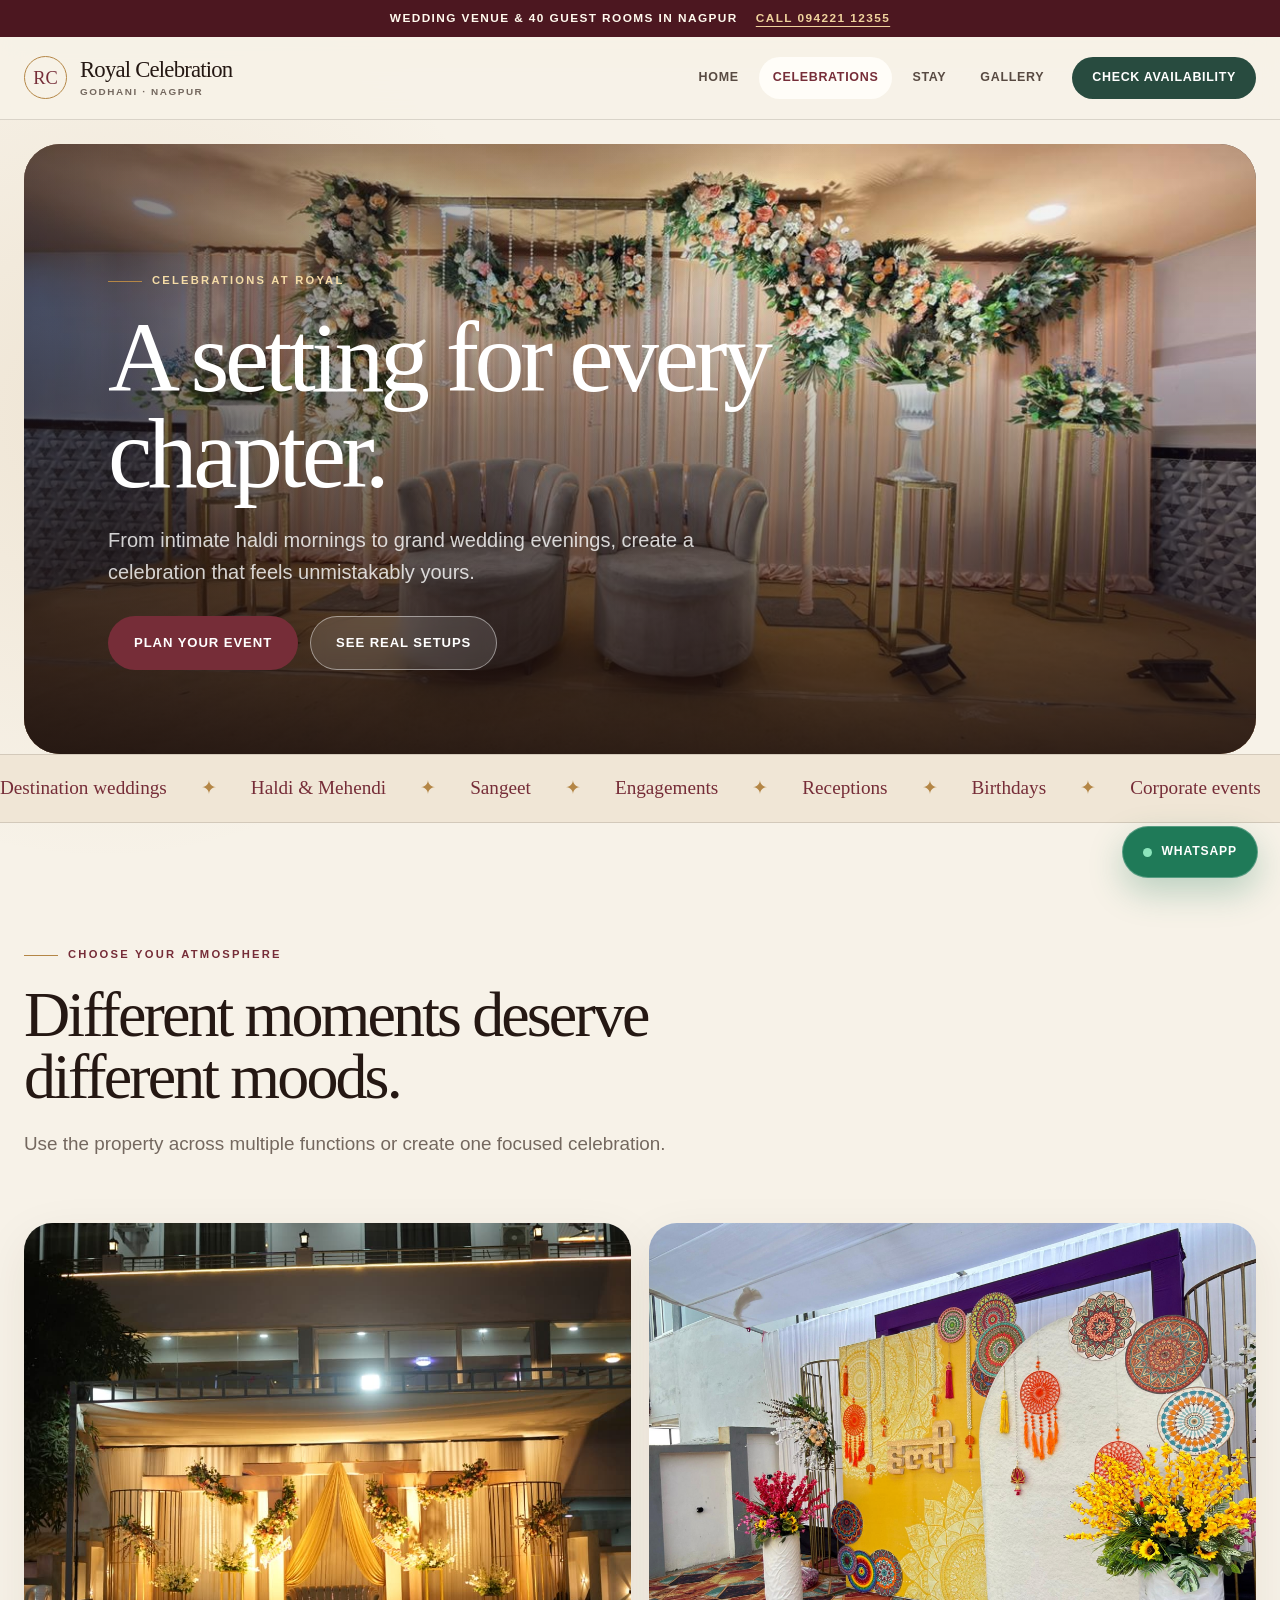
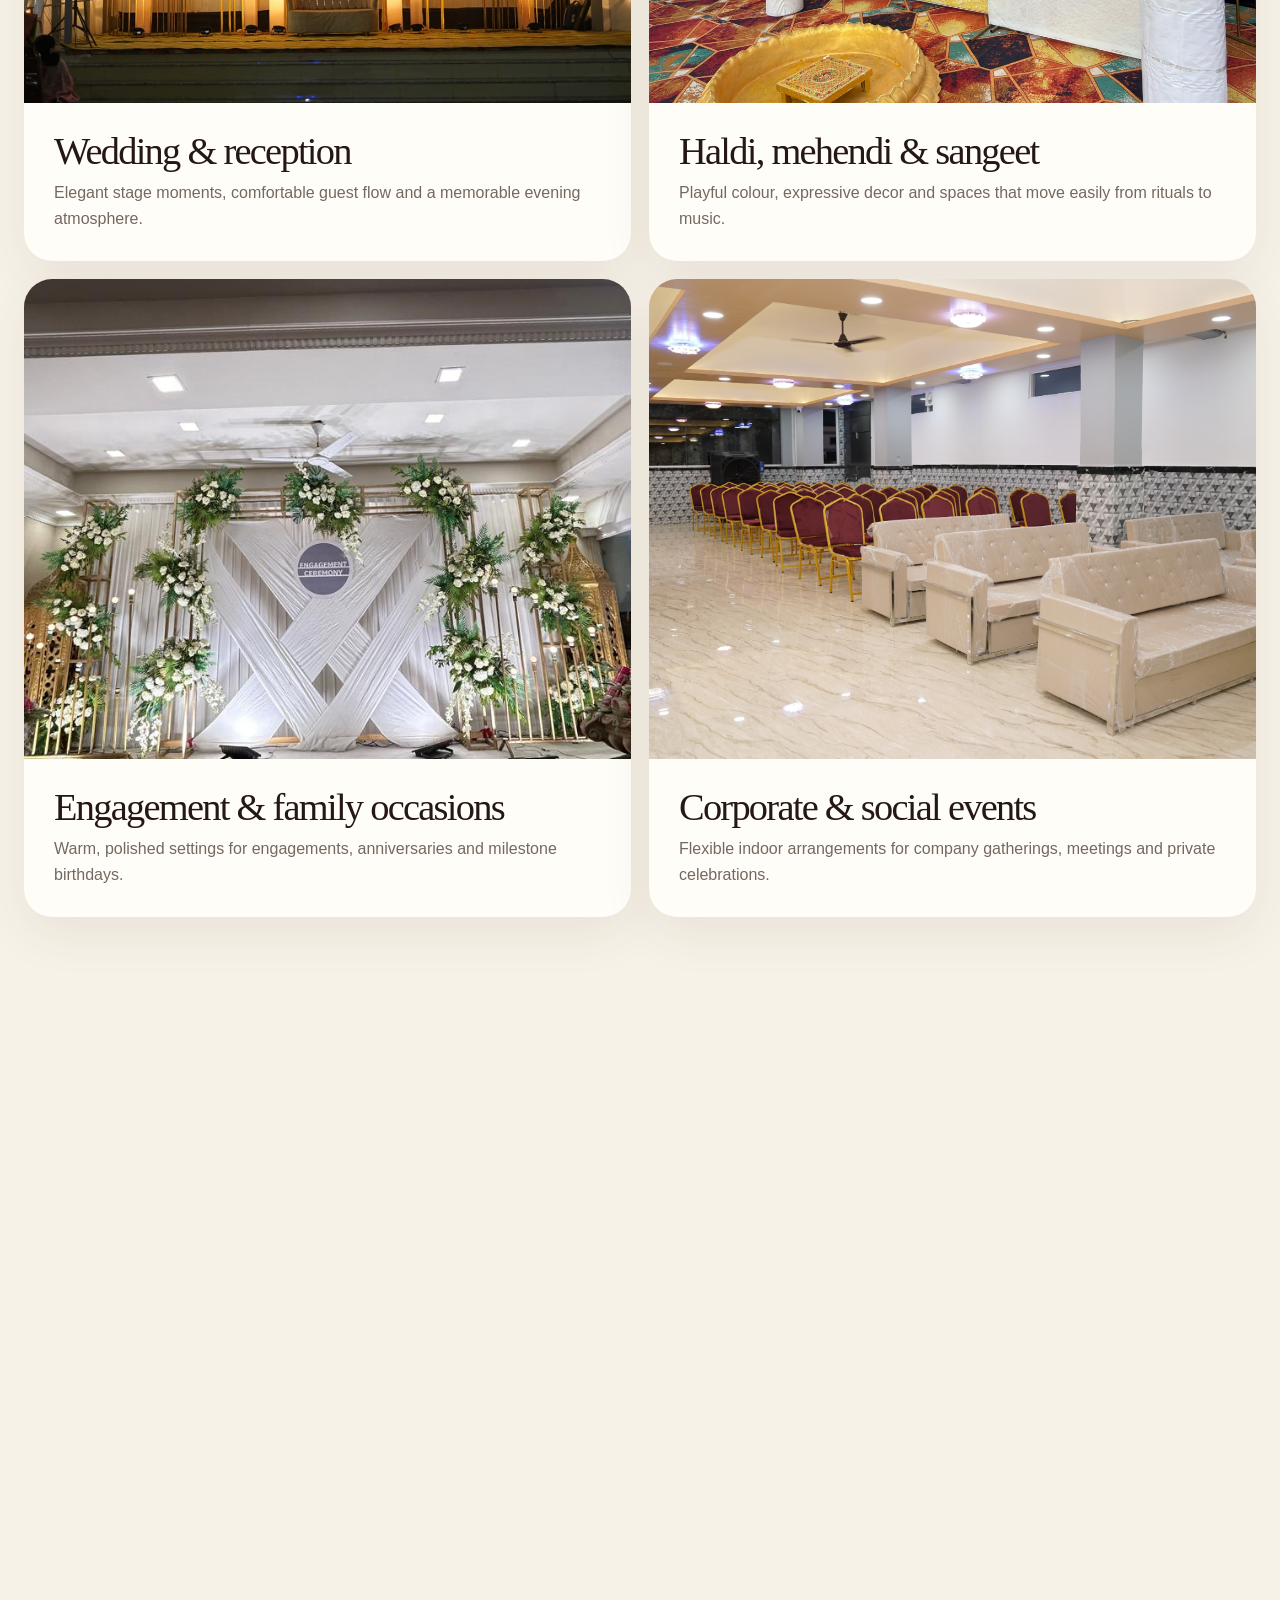
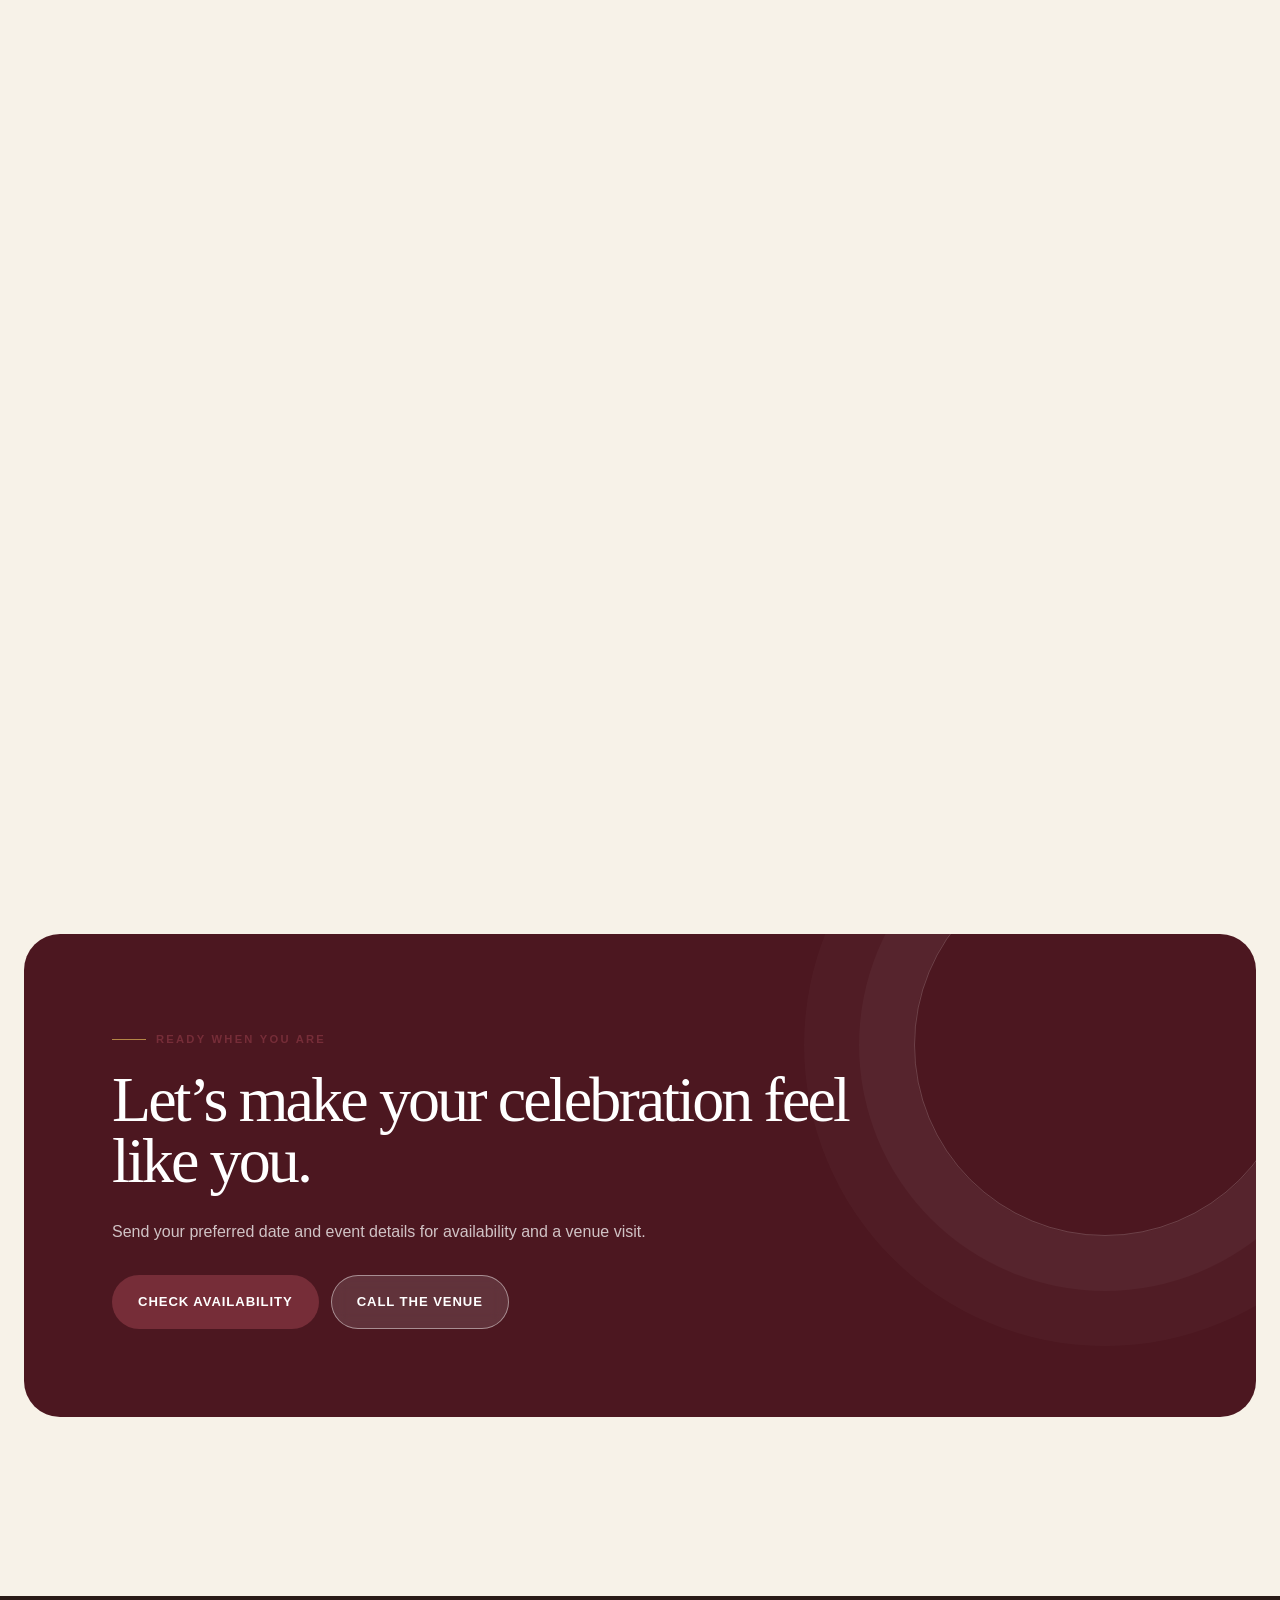
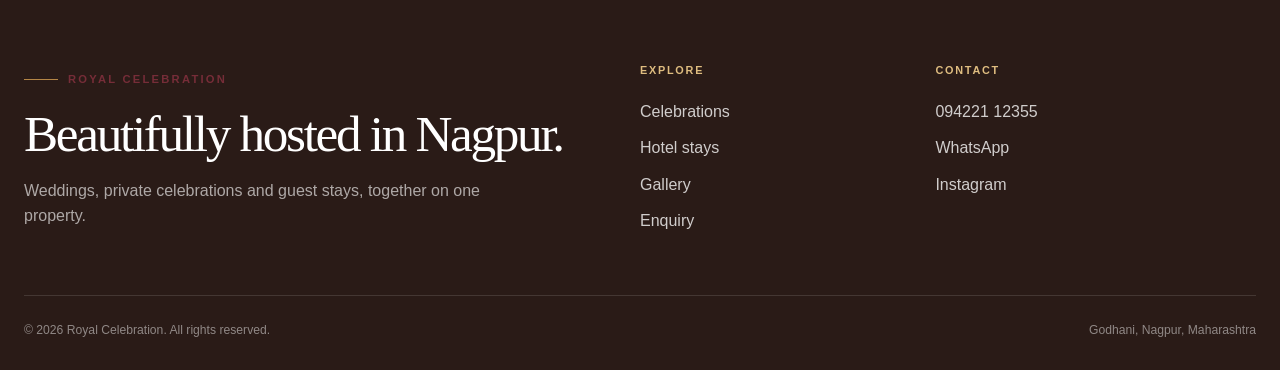
<file: celebrations.html>
<!doctype html>
<html lang="en">
  <head>
    <meta charset="utf-8" />
    <meta name="viewport" content="width=device-width, initial-scale=1" />
    <title>Wedding & Event Venue in Nagpur | Royal Celebration</title>
    <meta name="description" content="Host weddings, receptions, sangeet, haldi-mehendi, engagements, birthdays and corporate events at Royal Celebration in Godhani, Nagpur." />
    <link rel="canonical" href="https://royalcelebration.in/celebrations" />
    <meta name="theme-color" content="#4c1720" />
    <meta property="og:type" content="website" />
    <meta property="og:title" content="Celebrations at Royal Celebration Nagpur" />
    <meta property="og:description" content="Elegant event settings for weddings, pre-wedding functions, private parties and corporate celebrations." />
    <meta property="og:image" content="https://royalcelebration.in/assets/media/instagram-july/floral-stage-wide.jpeg" />
    <link rel="icon" href="assets/royal-mark.svg" type="image/svg+xml" />
    <link rel="stylesheet" href="enquiry.css?v=20260813-client-pass" />
  </head>
  <body>
    <a class="skip-link" href="#main">Skip to content</a>
    <div class="announcement"><span>Wedding venue &amp; 40 guest rooms in Nagpur</span><a href="tel:+919422112355">Call 094221 12355</a></div>
    <header class="site-header"><div class="site-header__inner">
      <a class="brand" href="/" aria-label="Royal Celebration home"><span class="brand__monogram">RC</span><span class="brand__text"><strong>Royal Celebration</strong><small>Godhani · Nagpur</small></span></a>
      <button class="nav-toggle" type="button" aria-label="Open menu" aria-expanded="false"><span></span></button>
      <nav class="site-nav" aria-label="Main navigation"><a href="/">Home</a><a class="is-active" href="/celebrations">Celebrations</a><a href="/stays">Stay</a><a href="/gallery">Gallery</a><a class="nav-cta" href="/enquiry">Check availability</a></nav>
    </div></header>

    <main class="page" id="main">
      <section class="page-hero">
        <img class="page-hero__media" src="assets/media/instagram-july/floral-stage-wide.jpeg" alt="Floral wedding stage at Royal Celebration" fetchpriority="high" />
        <div class="page-hero__content"><span class="kicker">Celebrations at Royal</span><h1>A setting for every chapter.</h1><p>From intimate haldi mornings to grand wedding evenings, create a celebration that feels unmistakably yours.</p><div class="button-row"><a class="button" href="/enquiry">Plan your event</a><a class="button button--light" href="/gallery">See real setups</a></div></div>
      </section>

      <div class="service-marquee" aria-hidden="true"><div class="service-marquee__track"><span>Destination weddings</span><span>Haldi &amp; Mehendi</span><span>Sangeet</span><span>Engagements</span><span>Receptions</span><span>Birthdays</span><span>Corporate events</span><span>Destination weddings</span><span>Haldi &amp; Mehendi</span><span>Sangeet</span><span>Engagements</span><span>Receptions</span><span>Birthdays</span><span>Corporate events</span></div></div>

      <section class="section reveal">
        <div class="section-heading"><span class="kicker">Choose your atmosphere</span><h2>Different moments deserve different moods.</h2><p>Use the property across multiple functions or create one focused celebration.</p></div>
        <div class="feature-pair">
          <article class="feature-card"><div class="feature-card__media"><img class="cover" src="assets/media/instagram-july/stage-night.jpeg" alt="Wedding stage illuminated at night" loading="lazy" /></div><div class="feature-card__copy"><h3>Wedding &amp; reception</h3><p>Elegant stage moments, comfortable guest flow and a memorable evening atmosphere.</p></div></article>
          <article class="feature-card"><div class="feature-card__media"><img class="cover" src="assets/media/instagram-july/haldi-corner.jpeg" alt="Bright haldi and mehendi decor" loading="lazy" /></div><div class="feature-card__copy"><h3>Haldi, mehendi &amp; sangeet</h3><p>Playful colour, expressive decor and spaces that move easily from rituals to music.</p></div></article>
          <article class="feature-card"><div class="feature-card__media"><img class="cover" src="assets/media/instagram-july/engagement-stage.jpeg" alt="Engagement ceremony stage" loading="lazy" /></div><div class="feature-card__copy"><h3>Engagement &amp; family occasions</h3><p>Warm, polished settings for engagements, anniversaries and milestone birthdays.</p></div></article>
          <article class="feature-card"><div class="feature-card__media"><img class="cover" src="assets/media/sitting.jpeg" alt="Indoor guest seating in the event hall" loading="lazy" /></div><div class="feature-card__copy"><h3>Corporate &amp; social events</h3><p>Flexible indoor arrangements for company gatherings, meetings and private celebrations.</p></div></article>
        </div>
      </section>

      <section class="section section--compact reveal">
        <div class="stay-feature">
          <div class="stay-feature__media"><img class="cover" src="assets/media/pic_lawn.jpeg" alt="Outdoor lawn arranged for an event" loading="lazy" /></div>
          <article class="stay-feature__copy"><span class="kicker">Spaces that adapt</span><h2>Indoor comfort. Open-air energy.</h2><p>Choose an AC hall, a non-AC hall or an outdoor event setting according to the season, guest count and mood of your function.</p><div class="button-row"><a class="button button--light" href="/enquiry">Discuss your setup</a></div></article>
        </div>
      </section>

      <section class="section reveal">
        <div class="section-heading"><span class="kicker">How planning works</span><h2>Four clear steps to your celebration.</h2></div>
        <div class="process-grid">
          <article class="process-card"><span>01</span><h3>Share your date</h3><p>Tell us your event type, preferred date and approximate guest count.</p></article>
          <article class="process-card"><span>02</span><h3>Visit the property</h3><p>Walk through the spaces and see which setting fits your celebration.</p></article>
          <article class="process-card"><span>03</span><h3>Shape the plan</h3><p>Discuss rooms, event flow, timing and the atmosphere you want.</p></article>
          <article class="process-card"><span>04</span><h3>Reserve your date</h3><p>Confirm the booking and let the team guide the next steps.</p></article>
        </div>
      </section>

      <section class="section section--compact reveal"><div class="cta-panel"><span class="kicker">Ready when you are</span><h2>Let’s make your celebration feel like you.</h2><p>Send your preferred date and event details for availability and a venue visit.</p><div class="button-row"><a class="button" href="/enquiry">Check availability</a><a class="button button--light" href="tel:+919422112355">Call the venue</a></div></div></section>
    </main>

    <footer class="site-footer"><div class="site-footer__inner"><div class="site-footer__grid"><article><span class="kicker">Royal Celebration</span><h2>Beautifully hosted in Nagpur.</h2><p>Weddings, private celebrations and guest stays, together on one property.</p></article><nav class="footer-links" aria-label="Footer navigation"><strong>Explore</strong><a href="/celebrations">Celebrations</a><a href="/stays">Hotel stays</a><a href="/gallery">Gallery</a><a href="/enquiry">Enquiry</a></nav><div class="footer-links"><strong>Contact</strong><a href="tel:+919422112355">094221 12355</a><a href="https://wa.me/919422112355" target="_blank" rel="noreferrer">WhatsApp</a><a href="https://www.instagram.com/royal.celebrations_ngp/" target="_blank" rel="noreferrer">Instagram</a></div></div><div class="site-footer__bottom"><span>© 2026 Royal Celebration. All rights reserved.</span><span>Godhani, Nagpur, Maharashtra</span></div></div></footer>
    <a class="floating-whatsapp" href="https://wa.me/919422112355?text=Hello%20Royal%20Celebration%2C%20I%20want%20to%20plan%20a%20celebration." target="_blank" rel="noreferrer">WhatsApp</a>
    <script src="public-site.js?v=20260813-client-pass"></script><script src="public-clean.js?v=20260813-client-pass"></script>
  </body>
</html>
</file>
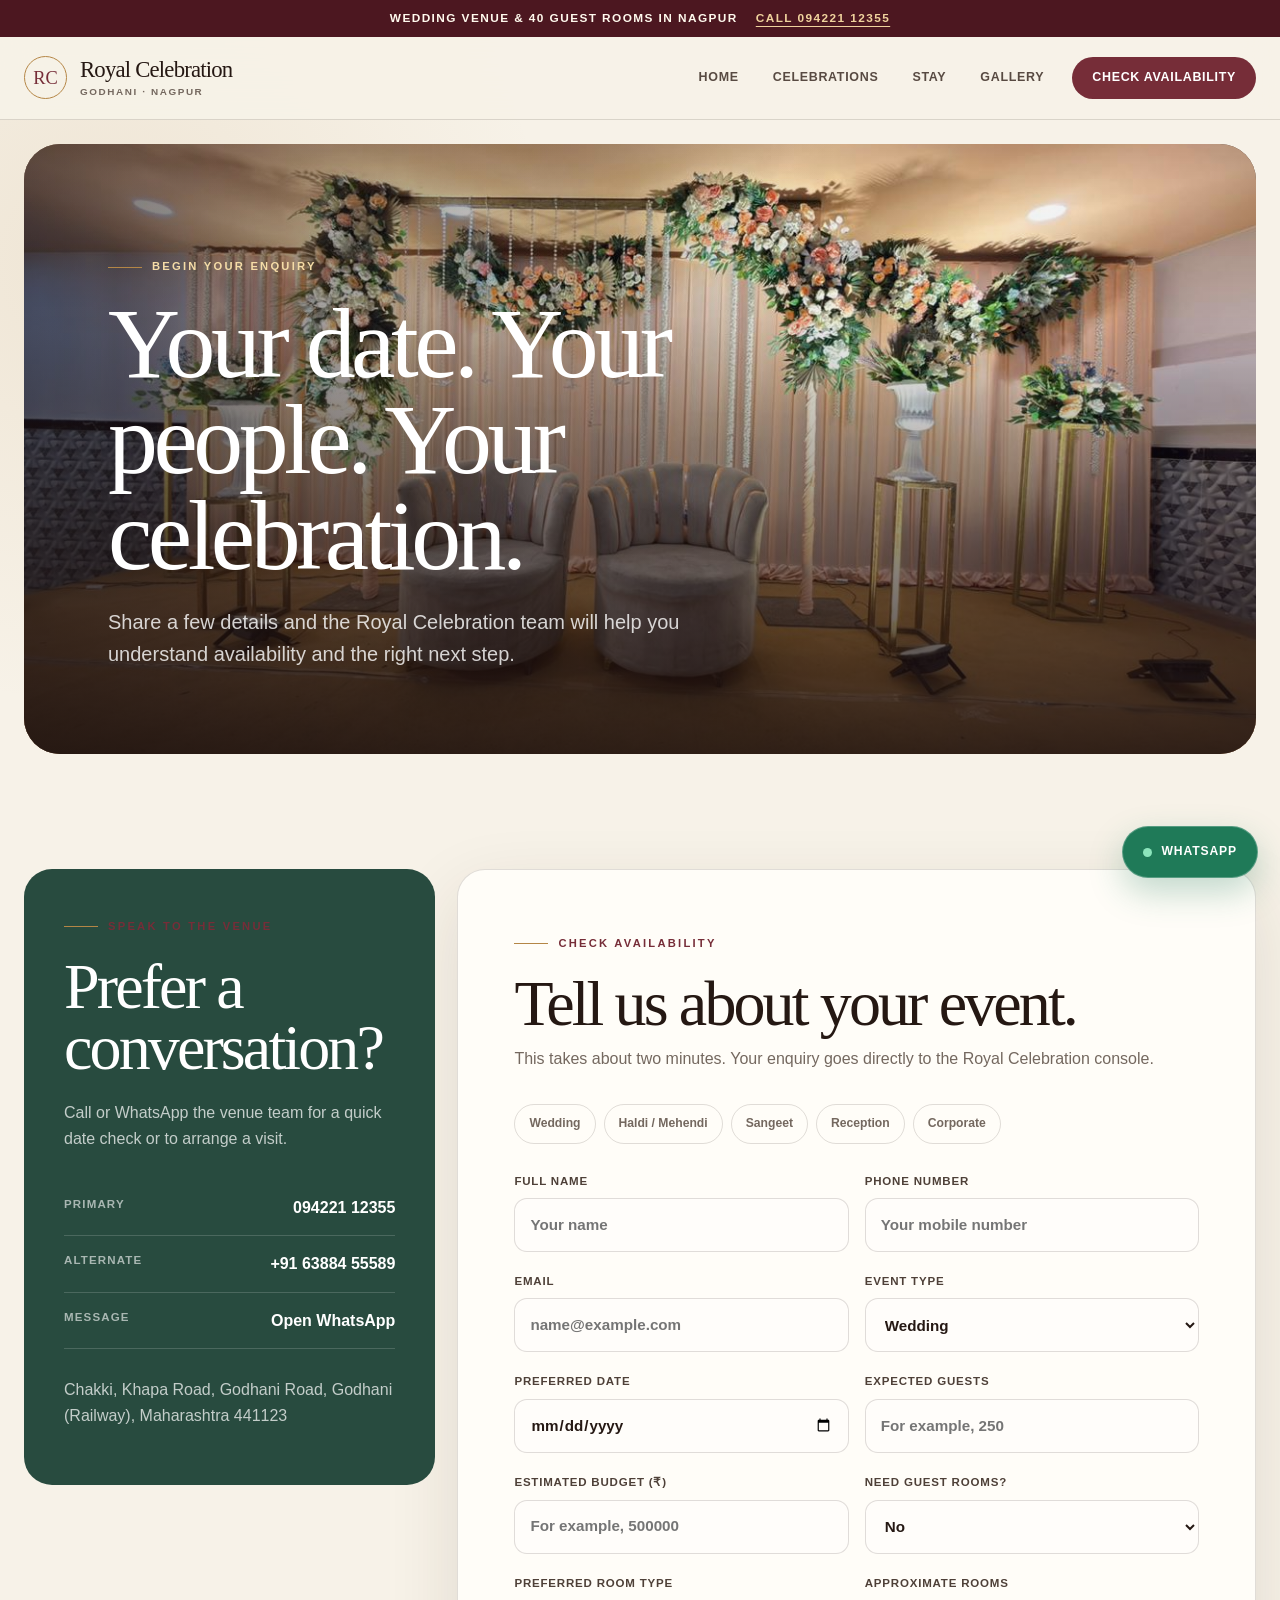
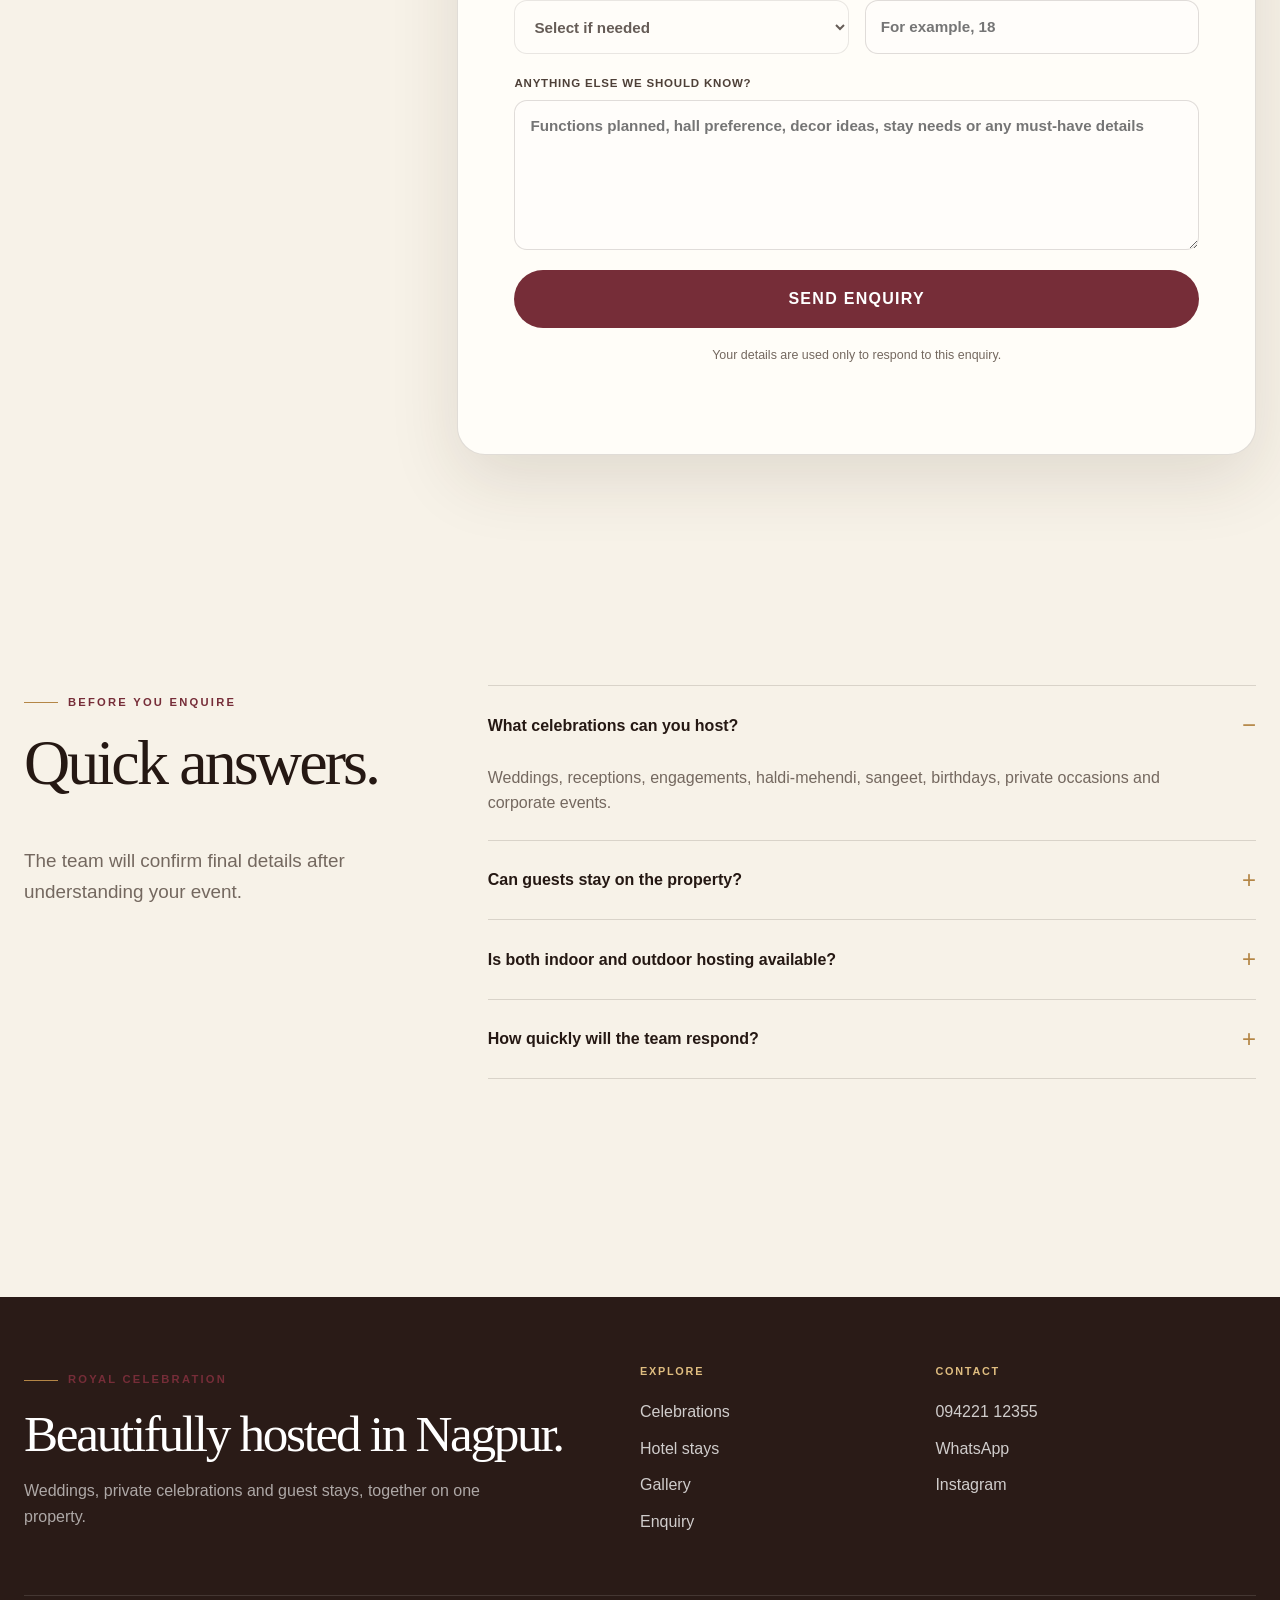
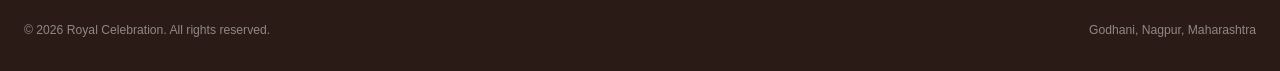
<file: enquiry.html>
<!doctype html>
<html lang="en">
  <head>
    <meta charset="utf-8" />
    <meta name="viewport" content="width=device-width, initial-scale=1" />
    <title>Check Wedding Venue Availability in Nagpur | Royal Celebration</title>
    <meta name="description" content="Check availability and enquire for weddings, receptions, haldi, sangeet, private events and guest rooms at Royal Celebration in Godhani, Nagpur." />
    <link rel="canonical" href="https://royalcelebration.in/enquiry" />
    <meta name="theme-color" content="#4c1720" />
    <meta property="og:type" content="website" /><meta property="og:title" content="Enquire at Royal Celebration Nagpur" /><meta property="og:description" content="Share your date, event and guest stay needs with Royal Celebration." /><meta property="og:image" content="https://royalcelebration.in/assets/media/instagram-july/floral-stage-wide.jpeg" />
    <link rel="icon" href="assets/royal-mark.svg" type="image/svg+xml" /><link rel="stylesheet" href="enquiry.css?v=20260813-client-pass" />
    <script type="application/ld+json">{"@context":"https://schema.org","@type":"FAQPage","mainEntity":[{"@type":"Question","name":"What events can Royal Celebration host?","acceptedAnswer":{"@type":"Answer","text":"Royal Celebration hosts weddings, receptions, engagements, sangeet, haldi-mehendi, birthdays, private occasions and corporate events."}},{"@type":"Question","name":"Are rooms available on the property?","acceptedAnswer":{"@type":"Answer","text":"Yes. Forty rooms are available across AC, non-AC, Standard, Deluxe and dormitory options."}},{"@type":"Question","name":"How do I confirm availability?","acceptedAnswer":{"@type":"Answer","text":"Submit the enquiry form, call or WhatsApp the venue team for personal date confirmation."}}]}</script>
  </head>
  <body>
    <a class="skip-link" href="#main">Skip to content</a><div class="announcement"><span>Wedding venue &amp; 40 guest rooms in Nagpur</span><a href="tel:+919422112355">Call 094221 12355</a></div>
    <header class="site-header"><div class="site-header__inner"><a class="brand" href="/" aria-label="Royal Celebration home"><span class="brand__monogram">RC</span><span class="brand__text"><strong>Royal Celebration</strong><small>Godhani · Nagpur</small></span></a><button class="nav-toggle" type="button" aria-label="Open menu" aria-expanded="false"><span></span></button><nav class="site-nav" aria-label="Main navigation"><a href="/">Home</a><a href="/celebrations">Celebrations</a><a href="/stays">Stay</a><a href="/gallery">Gallery</a><a class="nav-cta is-active" href="/enquiry">Check availability</a></nav></div></header>
    <main class="page" id="main">
      <section class="page-hero"><img class="page-hero__media" src="assets/media/instagram-july/floral-stage-wide.jpeg" alt="Floral celebration stage at Royal Celebration" fetchpriority="high" /><div class="page-hero__content"><span class="kicker">Begin your enquiry</span><h1>Your date. Your people. Your celebration.</h1><p>Share a few details and the Royal Celebration team will help you understand availability and the right next step.</p></div></section>

      <section class="section enquiry-layout reveal">
        <aside class="enquiry-aside"><span class="kicker">Speak to the venue</span><h2>Prefer a conversation?</h2><p>Call or WhatsApp the venue team for a quick date check or to arrange a visit.</p><ul class="contact-lines"><li><a href="tel:+919422112355"><span>Primary</span>094221 12355</a></li><li><a href="tel:+916388455589"><span>Alternate</span>+91 63884 55589</a></li><li><a href="https://wa.me/919422112355?text=Hello%20Royal%20Celebration%2C%20I%20want%20to%20check%20a%20date." target="_blank" rel="noreferrer"><span>Message</span>Open WhatsApp</a></li></ul><p>Chakki, Khapa Road, Godhani Road, Godhani (Railway), Maharashtra 441123</p></aside>
        <article class="enquiry-form-card">
          <span class="kicker">Check availability</span><h2>Tell us about your event.</h2><p>This takes about two minutes. Your enquiry goes directly to the Royal Celebration console.</p>
          <div class="quick-picks" aria-label="Popular event types"><button type="button" class="quick-pick" data-event-type="Wedding">Wedding</button><button type="button" class="quick-pick" data-event-type="Mehendi / Haldi">Haldi / Mehendi</button><button type="button" class="quick-pick" data-event-type="Sangeet">Sangeet</button><button type="button" class="quick-pick" data-event-type="Reception">Reception</button><button type="button" class="quick-pick" data-event-type="Corporate">Corporate</button></div>
          <form id="enquiryForm" class="enquiry-form">
            <label>Full name<input name="name" autocomplete="name" required placeholder="Your name" /></label>
            <label>Phone number<input name="phone" type="tel" autocomplete="tel" inputmode="tel" required placeholder="Your mobile number" /></label>
            <label>Email<input name="email" type="email" autocomplete="email" required placeholder="name@example.com" /></label>
            <label>Event type<select name="eventType" required><option value="Wedding">Wedding</option><option value="Destination Wedding">Destination Wedding</option><option value="Mehendi / Haldi">Mehendi / Haldi</option><option value="Sangeet">Sangeet</option><option value="Reception">Reception</option><option value="Engagement">Engagement</option><option value="Birthday">Birthday</option><option value="Corporate">Corporate</option></select></label>
            <label>Preferred date<input name="eventDate" type="date" required /></label>
            <label>Expected guests<input name="guestCount" type="number" inputmode="numeric" min="10" required placeholder="For example, 250" /></label>
            <label>Estimated budget (₹)<input name="budget" type="number" inputmode="numeric" min="0" required placeholder="For example, 500000" /></label>
            <label>Need guest rooms?<select name="stayRequired" id="stayRequired" required><option value="No">No</option><option value="Yes">Yes</option><option value="Maybe">Maybe</option></select></label>
            <label>Preferred room type<select name="roomTypePreference"><option value="">Select if needed</option><option value="Non AC Standard">Non-AC Standard</option><option value="Non AC Deluxe">Non-AC Deluxe</option><option value="AC Standard">AC Standard</option><option value="AC Deluxe">AC Deluxe</option><option value="Dormitory">Dormitory</option><option value="Mixed">Mixed room types</option></select></label>
            <label>Approximate rooms<input name="roomsNeeded" id="roomsNeeded" type="number" inputmode="numeric" min="0" placeholder="For example, 18" /></label>
            <label class="full-span">Anything else we should know?<textarea name="message" rows="5" placeholder="Functions planned, hall preference, decor ideas, stay needs or any must-have details"></textarea></label>
            <button class="submit-btn" type="submit">Send enquiry</button>
          </form><p class="form-note">Your details are used only to respond to this enquiry.</p>
        </article>
      </section>

      <section class="section faq-grid reveal"><article><span class="kicker">Before you enquire</span><h2>Quick answers.</h2><p class="lead">The team will confirm final details after understanding your event.</p></article><div class="faq-list">
        <div class="faq-item"><button class="faq-toggle" type="button" aria-expanded="true">What celebrations can you host?</button><div class="faq-answer is-open"><p>Weddings, receptions, engagements, haldi-mehendi, sangeet, birthdays, private occasions and corporate events.</p></div></div>
        <div class="faq-item"><button class="faq-toggle" type="button" aria-expanded="false">Can guests stay on the property?</button><div class="faq-answer"><p>Yes. Royal Celebration has 40 guest rooms, including AC, non-AC, Standard, Deluxe and dormitory options.</p></div></div>
        <div class="faq-item"><button class="faq-toggle" type="button" aria-expanded="false">Is both indoor and outdoor hosting available?</button><div class="faq-answer"><p>Yes. You can discuss AC hall, non-AC hall and outdoor event requirements with the team.</p></div></div>
        <div class="faq-item"><button class="faq-toggle" type="button" aria-expanded="false">How quickly will the team respond?</button><div class="faq-answer"><p>Your enquiry reaches the venue console directly. For an urgent date check, call or WhatsApp the venue team.</p></div></div>
      </div></section>
    </main>
    <footer class="site-footer"><div class="site-footer__inner"><div class="site-footer__grid"><article><span class="kicker">Royal Celebration</span><h2>Beautifully hosted in Nagpur.</h2><p>Weddings, private celebrations and guest stays, together on one property.</p></article><nav class="footer-links" aria-label="Footer navigation"><strong>Explore</strong><a href="/celebrations">Celebrations</a><a href="/stays">Hotel stays</a><a href="/gallery">Gallery</a><a href="/enquiry">Enquiry</a></nav><div class="footer-links"><strong>Contact</strong><a href="tel:+919422112355">094221 12355</a><a href="https://wa.me/919422112355" target="_blank" rel="noreferrer">WhatsApp</a><a href="https://www.instagram.com/royal.celebrations_ngp/" target="_blank" rel="noreferrer">Instagram</a></div></div><div class="site-footer__bottom"><span>© 2026 Royal Celebration. All rights reserved.</span><span>Godhani, Nagpur, Maharashtra</span></div></div></footer>
    <a class="floating-whatsapp" href="https://wa.me/919422112355?text=Hello%20Royal%20Celebration%2C%20I%20want%20to%20check%20availability." target="_blank" rel="noreferrer">WhatsApp</a><div class="toast" id="toast" aria-live="polite"></div><script src="public-site.js?v=20260813-client-pass"></script><script src="public-clean.js?v=20260813-client-pass"></script><script src="enquiry.js?v=20260813-client-pass"></script>
  </body>
</html>
</file>
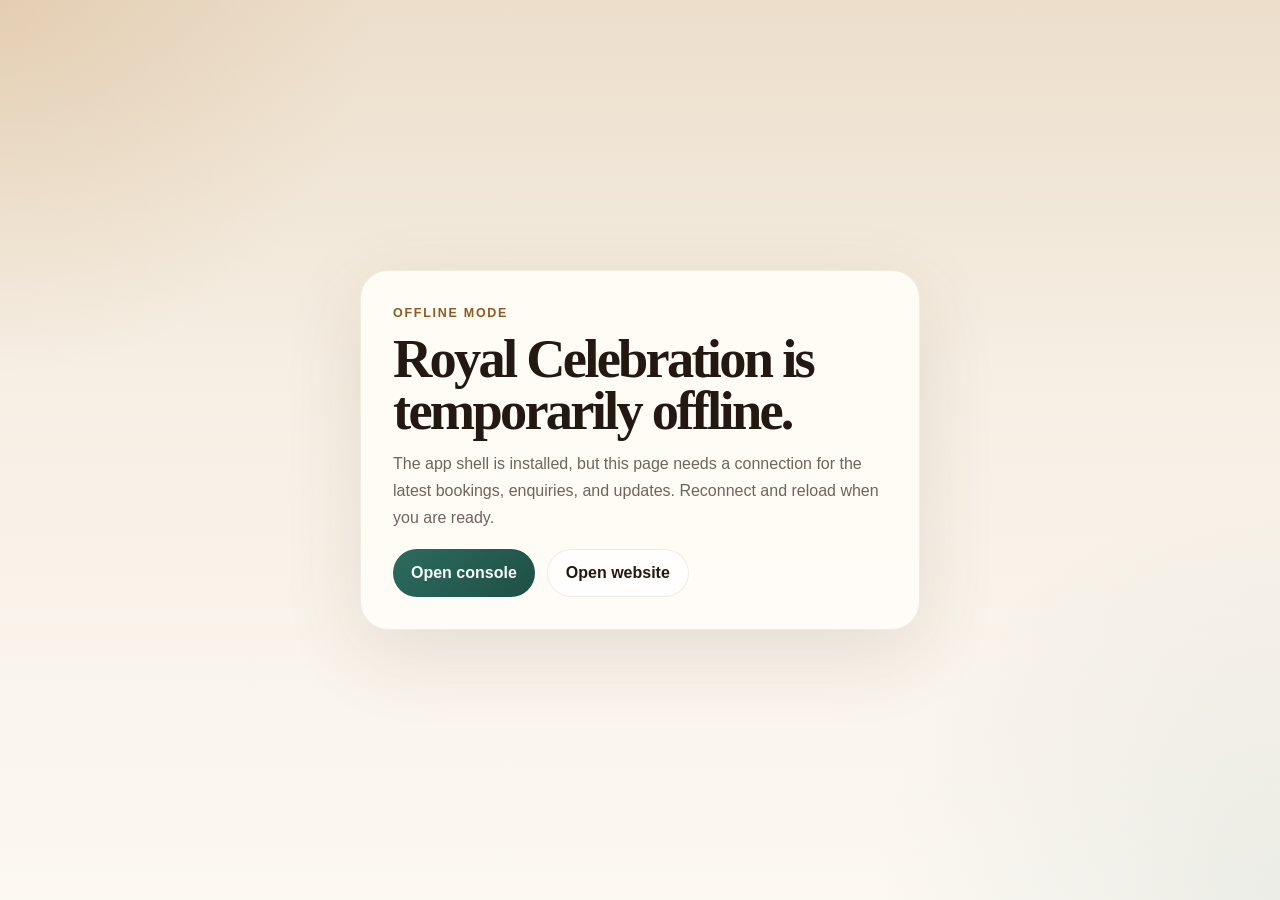
<file: offline.html>
<!DOCTYPE html>
<html lang="en">
  <head>
    <meta charset="UTF-8" />
    <meta name="viewport" content="width=device-width, initial-scale=1.0" />
    <title>Offline | Royal Celebration</title>
    <meta name="theme-color" content="#2c6b5e" />
    <style>
      :root {
        color-scheme: light;
        --bg: #f6efe4;
        --panel: rgba(255, 251, 246, 0.96);
        --ink: #241911;
        --muted: #6f655a;
        --line: rgba(118, 84, 35, 0.1);
        --green: #2c6b5e;
      }

      * { box-sizing: border-box; }
      body {
        margin: 0;
        min-height: 100vh;
        display: grid;
        place-items: center;
        padding: 24px;
        font-family: "Avenir Next", "Segoe UI", sans-serif;
        color: var(--ink);
        background:
          radial-gradient(circle at top left, rgba(188, 133, 64, 0.18), transparent 24%),
          radial-gradient(circle at bottom right, rgba(44, 107, 94, 0.08), transparent 26%),
          linear-gradient(180deg, #ecdecb 0%, var(--bg) 42%, #fcf8f2 100%);
      }
      .offline-card {
        width: min(560px, 100%);
        padding: 32px;
        border: 1px solid var(--line);
        border-radius: 28px;
        background: var(--panel);
        box-shadow: 0 24px 80px rgba(95, 67, 26, 0.12);
      }
      .eyebrow {
        margin: 0 0 10px;
        color: #8d5b22;
        font-size: 0.78rem;
        font-weight: 800;
        letter-spacing: 0.14em;
        text-transform: uppercase;
      }
      h1 {
        margin: 0 0 12px;
        font-family: "Iowan Old Style", "Palatino Linotype", serif;
        font-size: clamp(2.2rem, 6vw, 3.4rem);
        line-height: 0.95;
        letter-spacing: -0.05em;
      }
      p {
        margin: 0 0 18px;
        color: var(--muted);
        line-height: 1.7;
      }
      .actions {
        display: flex;
        flex-wrap: wrap;
        gap: 12px;
      }
      a {
        display: inline-flex;
        align-items: center;
        justify-content: center;
        min-height: 48px;
        padding: 0 18px;
        border-radius: 999px;
        text-decoration: none;
        font-weight: 800;
      }
      a.primary {
        color: #f7fbf9;
        background: linear-gradient(135deg, var(--green) 0%, #1f4f45 100%);
      }
      a.secondary {
        color: var(--ink);
        border: 1px solid var(--line);
        background: rgba(255,255,255,0.72);
      }
    </style>
  </head>
  <body>
    <article class="offline-card">
      <p class="eyebrow">Offline mode</p>
      <h1>Royal Celebration is temporarily offline.</h1>
      <p>
        The app shell is installed, but this page needs a connection for the latest bookings,
        enquiries, and updates. Reconnect and reload when you are ready.
      </p>
      <div class="actions">
        <a class="primary" href="/console">Open console</a>
        <a class="secondary" href="/">Open website</a>
      </div>
    </article>
  </body>
</html>
</file>
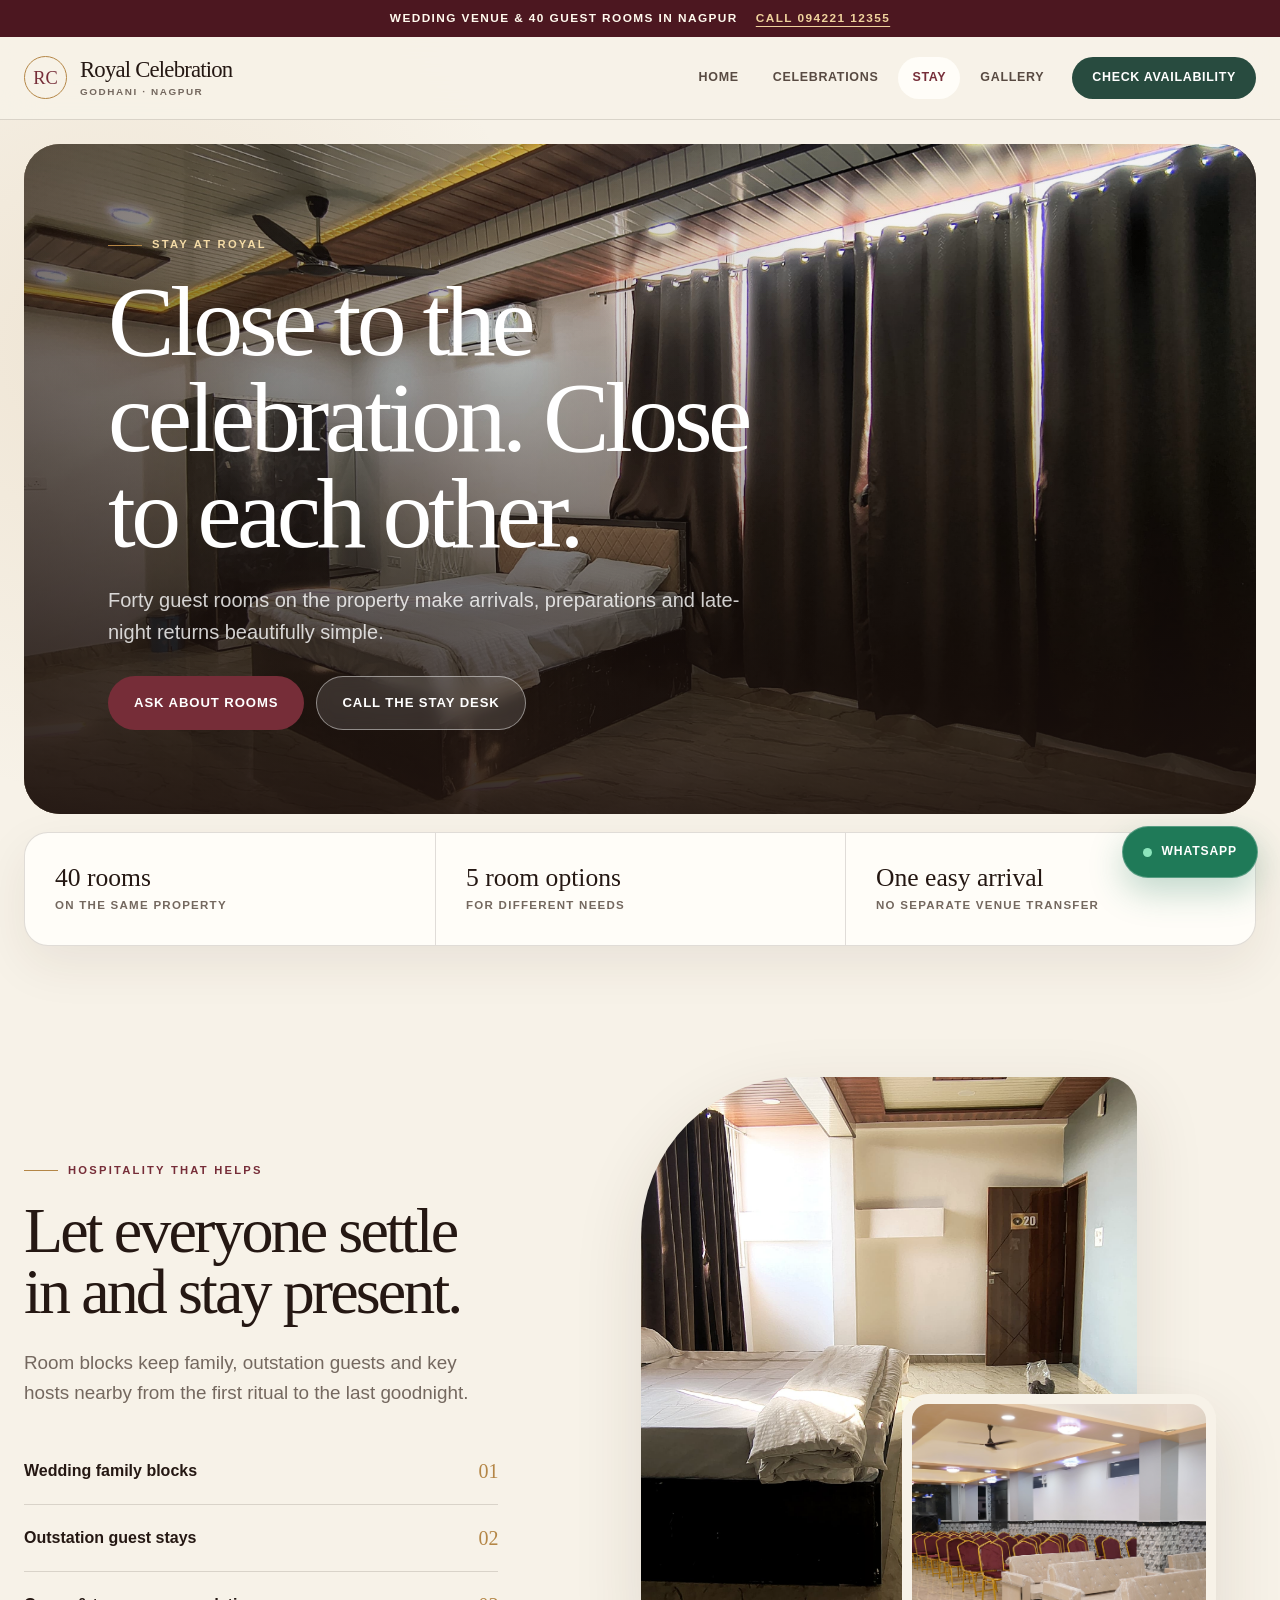
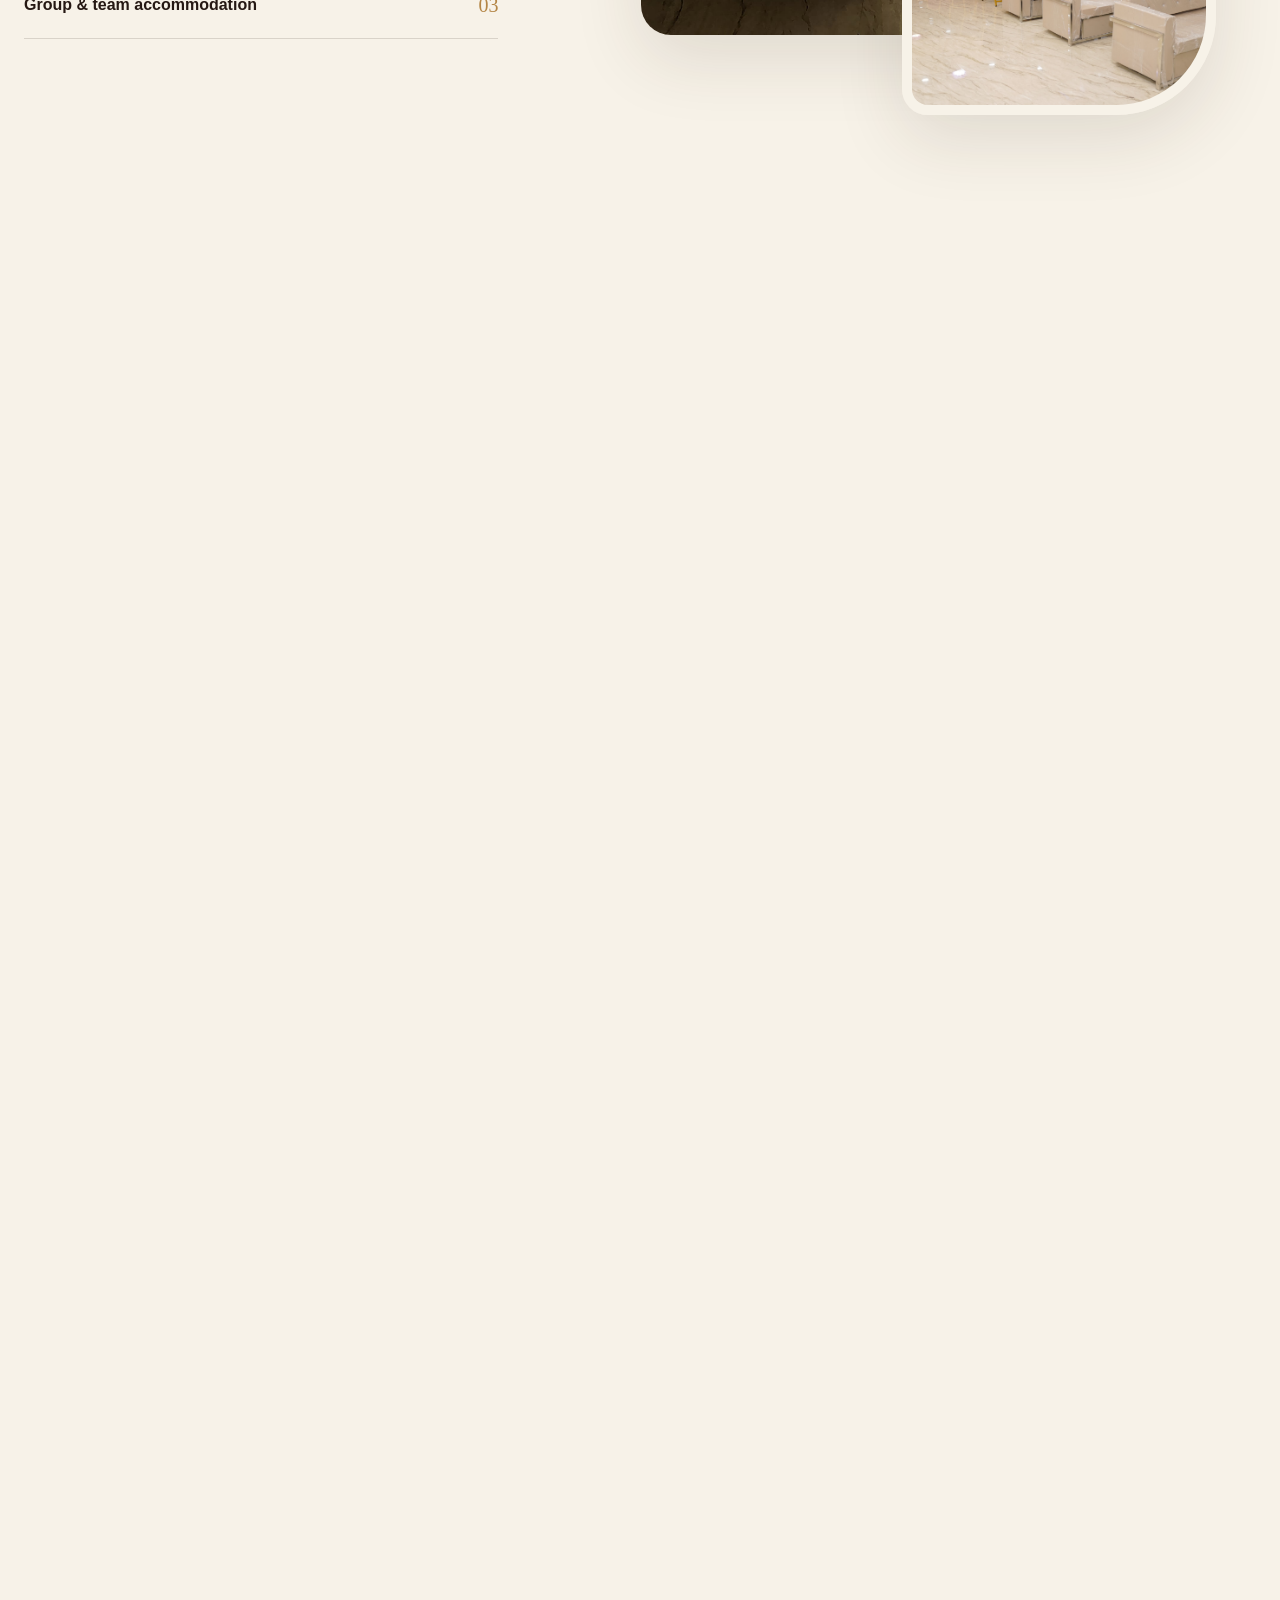
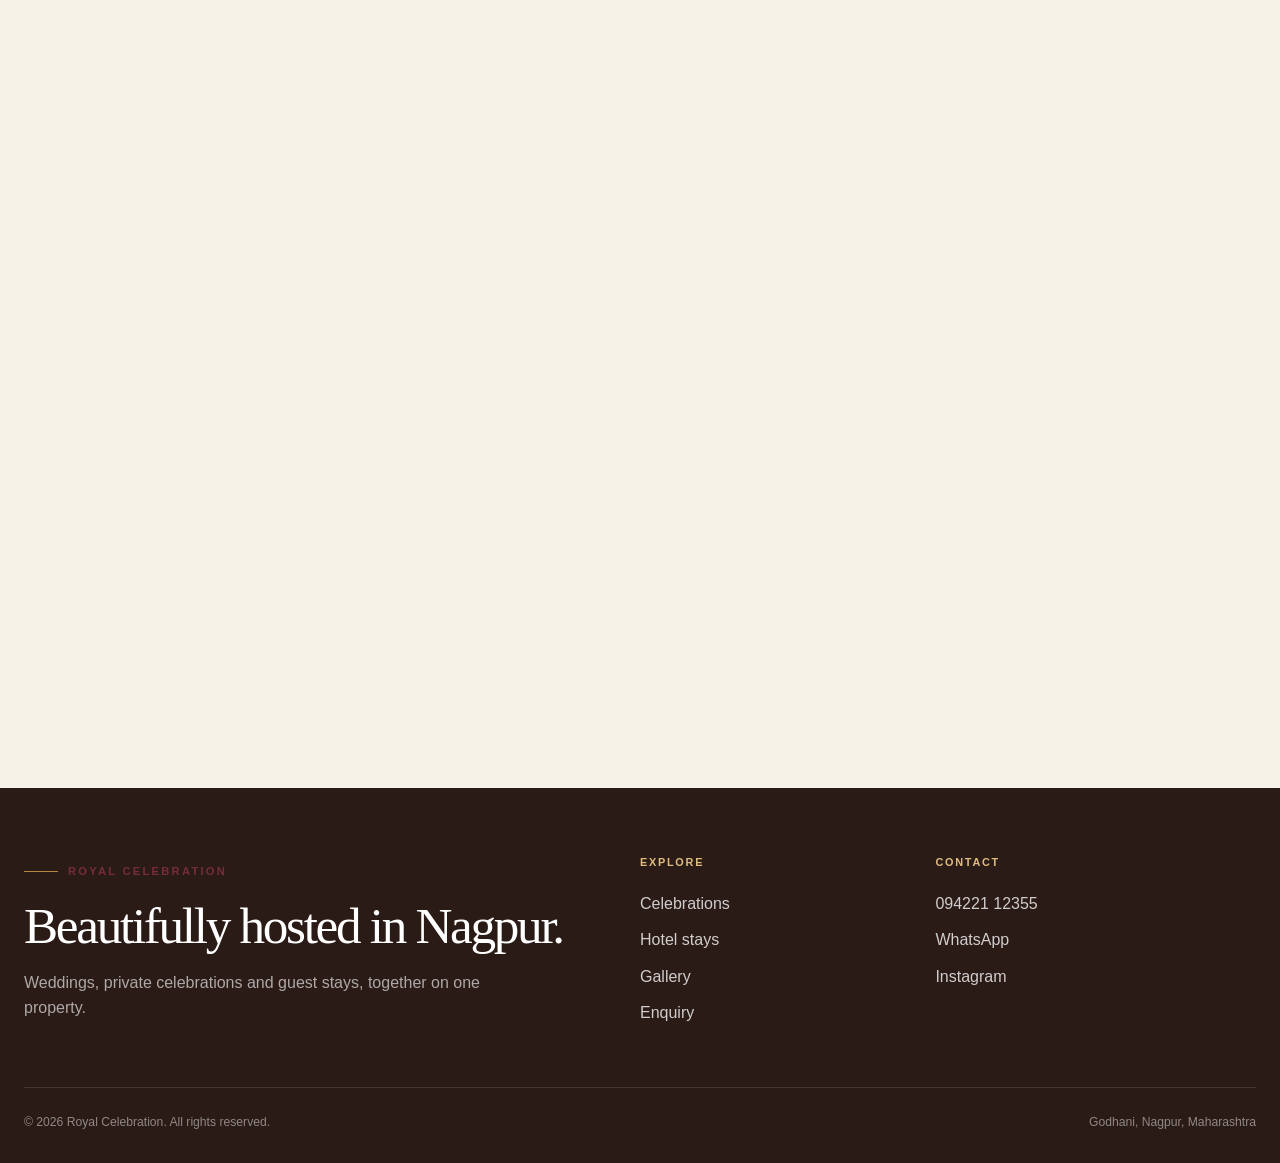
<file: stays.html>
<!doctype html>
<html lang="en">
  <head>
    <meta charset="utf-8" />
    <meta name="viewport" content="width=device-width, initial-scale=1" />
    <title>Hotel Rooms for Wedding Guests in Nagpur | Royal Celebration</title>
    <meta name="description" content="Stay at Royal Celebration Nagpur with AC, non-AC, Standard, Deluxe and dormitory room options for wedding families and outstation guests." />
    <link rel="canonical" href="https://royalcelebration.in/stays" />
    <meta name="theme-color" content="#284b3f" />
    <meta property="og:type" content="website" /><meta property="og:title" content="Guest Stays at Royal Celebration Nagpur" /><meta property="og:description" content="Forty on-property guest rooms for wedding families, hosts and outstation guests." /><meta property="og:image" content="https://royalcelebration.in/assets/media/room.jpeg" />
    <link rel="icon" href="assets/royal-mark.svg" type="image/svg+xml" /><link rel="stylesheet" href="enquiry.css?v=20260813-client-pass" />
  </head>
  <body>
    <a class="skip-link" href="#main">Skip to content</a><div class="announcement"><span>Wedding venue &amp; 40 guest rooms in Nagpur</span><a href="tel:+919422112355">Call 094221 12355</a></div>
    <header class="site-header"><div class="site-header__inner"><a class="brand" href="/" aria-label="Royal Celebration home"><span class="brand__monogram">RC</span><span class="brand__text"><strong>Royal Celebration</strong><small>Godhani · Nagpur</small></span></a><button class="nav-toggle" type="button" aria-label="Open menu" aria-expanded="false"><span></span></button><nav class="site-nav" aria-label="Main navigation"><a href="/">Home</a><a href="/celebrations">Celebrations</a><a class="is-active" href="/stays">Stay</a><a href="/gallery">Gallery</a><a class="nav-cta" href="/enquiry">Check availability</a></nav></div></header>
    <main class="page" id="main">
      <section class="page-hero"><img class="page-hero__media" src="assets/media/room.jpeg" alt="Large guest room at Royal Celebration" fetchpriority="high" /><div class="page-hero__content"><span class="kicker">Stay at Royal</span><h1>Close to the celebration. Close to each other.</h1><p>Forty guest rooms on the property make arrivals, preparations and late-night returns beautifully simple.</p><div class="button-row"><a class="button" href="/enquiry">Ask about rooms</a><a class="button button--light" href="tel:+919422112355">Call the stay desk</a></div></div></section>

      <section class="hero-facts" aria-label="Stay highlights"><article class="hero-fact"><strong>40 rooms</strong><span>On the same property</span></article><article class="hero-fact"><strong>5 room options</strong><span>For different needs</span></article><article class="hero-fact"><strong>One easy arrival</strong><span>No separate venue transfer</span></article></section>

      <section class="section intro-grid reveal"><article class="intro-copy"><span class="kicker">Hospitality that helps</span><h2>Let everyone settle in and stay present.</h2><p class="lead">Room blocks keep family, outstation guests and key hosts nearby from the first ritual to the last goodnight.</p><ul class="signature-list"><li>Wedding family blocks <span>01</span></li><li>Outstation guest stays <span>02</span></li><li>Group &amp; team accommodation <span>03</span></li></ul></article><div class="photo-stack"><figure class="photo-stack__main"><img class="cover" src="assets/media/room1.jpeg" alt="Guest room with television" loading="lazy" /></figure><figure class="photo-stack__accent"><img class="cover" src="assets/media/sitting.jpeg" alt="Indoor lounge seating" loading="lazy" /></figure></div></section>

      <section class="section reveal"><div class="section-heading"><span class="kicker">Room choices</span><h2>A place for every guest.</h2><p>Mix room types to balance comfort, group size and budget.</p></div><div class="room-type-grid"><article class="room-type"><span>01</span><h3>Non-AC Standard</h3><p>Simple and practical for short stays.</p></article><article class="room-type"><span>02</span><h3>Non-AC Deluxe</h3><p>Extra comfort without air conditioning.</p></article><article class="room-type room-type--accent"><span>03</span><h3>AC Standard</h3><p>Reliable everyday comfort for family and guests.</p></article><article class="room-type room-type--accent"><span>04</span><h3>AC Deluxe</h3><p>A more spacious option for close family and key hosts.</p></article><article class="room-type"><span>05</span><h3>Dormitory</h3><p>Shared accommodation for larger groups and support teams.</p></article></div></section>

      <section class="section section--compact reveal"><div class="stay-feature"><div class="stay-feature__media"><img class="cover" src="assets/media/instagram-july/stage-night.jpeg" alt="Evening celebration at Royal Celebration" loading="lazy" /></div><article class="stay-feature__copy"><span class="kicker">The real advantage</span><h2>From the last dance to your room in minutes.</h2><p>No late-night hotel commute, no scattered family groups and less pressure on event-day transport.</p><div class="button-row"><a class="button button--light" href="/enquiry">Plan event + stay</a></div></article></div></section>

      <section class="section section--compact reveal"><div class="cta-panel"><span class="kicker">Room blocks &amp; event stays</span><h2>Tell us who is coming.</h2><p>Share your dates, number of rooms and preferred room types. The team will guide suitable availability.</p><div class="button-row"><a class="button" href="/enquiry">Enquire for rooms</a><a class="button button--light" href="https://wa.me/919422112355?text=Hello%20Royal%20Celebration%2C%20I%20need%20guest%20rooms%20for%20an%20event." target="_blank" rel="noreferrer">WhatsApp</a></div></div></section>
    </main>
    <footer class="site-footer"><div class="site-footer__inner"><div class="site-footer__grid"><article><span class="kicker">Royal Celebration</span><h2>Beautifully hosted in Nagpur.</h2><p>Weddings, private celebrations and guest stays, together on one property.</p></article><nav class="footer-links" aria-label="Footer navigation"><strong>Explore</strong><a href="/celebrations">Celebrations</a><a href="/stays">Hotel stays</a><a href="/gallery">Gallery</a><a href="/enquiry">Enquiry</a></nav><div class="footer-links"><strong>Contact</strong><a href="tel:+919422112355">094221 12355</a><a href="https://wa.me/919422112355" target="_blank" rel="noreferrer">WhatsApp</a><a href="https://www.instagram.com/royal.celebrations_ngp/" target="_blank" rel="noreferrer">Instagram</a></div></div><div class="site-footer__bottom"><span>© 2026 Royal Celebration. All rights reserved.</span><span>Godhani, Nagpur, Maharashtra</span></div></div></footer>
    <a class="floating-whatsapp" href="https://wa.me/919422112355?text=Hello%20Royal%20Celebration%2C%20I%20need%20rooms%20for%20an%20event." target="_blank" rel="noreferrer">WhatsApp</a><script src="public-site.js?v=20260813-client-pass"></script><script src="public-clean.js?v=20260813-client-pass"></script>
  </body>
</html>
</file>
<file: enquiry.css>
:root {
  --ivory: #f7f2e8;
  --paper: #fffdf8;
  --paper-warm: #f0e6d6;
  --ink: #251813;
  --muted: #74685f;
  --wine: #762d38;
  --wine-deep: #4c1720;
  --green: #284b3f;
  --green-soft: #d9e3d9;
  --gold: #b48646;
  --gold-soft: #ead9b8;
  --line: rgba(37, 24, 19, 0.14);
  --shadow: 0 24px 70px rgba(61, 38, 25, 0.12);
  --serif: "Bodoni 72", Didot, "Iowan Old Style", "Palatino Linotype", Georgia, serif;
  --sans: "Avenir Next", Avenir, "Segoe UI", sans-serif;
  --radius: 28px;
  --shell: min(1320px, calc(100% - 48px));
}

* {
  box-sizing: border-box;
}

html {
  scroll-behavior: smooth;
  scroll-padding-top: 110px;
}

body {
  margin: 0;
  background:
    radial-gradient(circle at 8% 8%, rgba(180, 134, 70, 0.12), transparent 28rem),
    var(--ivory);
  color: var(--ink);
  font-family: var(--sans);
  font-size: 16px;
  line-height: 1.6;
  -webkit-font-smoothing: antialiased;
}

body.nav-open {
  overflow: hidden;
}

img,
video,
iframe {
  display: block;
  max-width: 100%;
}

img {
  height: auto;
}

a,
button,
input,
select,
textarea {
  font: inherit;
}

a {
  color: inherit;
}

button,
a {
  -webkit-tap-highlight-color: transparent;
}

button:focus-visible,
a:focus-visible,
input:focus-visible,
select:focus-visible,
textarea:focus-visible {
  outline: 3px solid rgba(180, 134, 70, 0.5);
  outline-offset: 3px;
}

h1,
h2,
h3,
p {
  margin-top: 0;
}

h1,
h2,
h3 {
  font-family: var(--serif);
  font-weight: 500;
  letter-spacing: -0.045em;
  line-height: 0.96;
}

h1 {
  font-size: clamp(3.5rem, 7.8vw, 7.4rem);
}

h2 {
  font-size: clamp(2.65rem, 5vw, 5.2rem);
}

h3 {
  font-size: clamp(1.8rem, 3vw, 2.65rem);
}

.skip-link {
  position: fixed;
  z-index: 1000;
  top: 10px;
  left: 10px;
  transform: translateY(-150%);
  padding: 12px 18px;
  border-radius: 999px;
  background: var(--ink);
  color: white;
  text-decoration: none;
}

.skip-link:focus {
  transform: translateY(0);
}

.announcement {
  display: flex;
  justify-content: center;
  gap: 18px;
  padding: 9px 24px;
  background: var(--wine-deep);
  color: #fff9ed;
  font-size: 0.74rem;
  font-weight: 700;
  letter-spacing: 0.12em;
  text-align: center;
  text-transform: uppercase;
}

.announcement a {
  color: #f0d39d;
  text-underline-offset: 4px;
}

.site-header {
  position: sticky;
  z-index: 100;
  top: 0;
  border-bottom: 1px solid var(--line);
  background: rgba(247, 242, 232, 0.92);
  backdrop-filter: blur(18px);
}

.site-header__inner {
  width: var(--shell);
  min-height: 82px;
  margin: 0 auto;
  display: flex;
  align-items: center;
  justify-content: space-between;
  gap: 30px;
}

.brand {
  display: inline-flex;
  align-items: center;
  gap: 13px;
  text-decoration: none;
}

.brand__monogram {
  width: 43px;
  height: 43px;
  display: grid;
  place-items: center;
  border: 1px solid var(--gold);
  border-radius: 50%;
  color: var(--wine);
  font-family: var(--serif);
  font-size: 1.15rem;
  line-height: 1;
}

.brand__text {
  display: grid;
  line-height: 1.05;
}

.brand__text strong {
  font-family: var(--serif);
  font-size: 1.42rem;
  font-weight: 500;
  letter-spacing: -0.035em;
}

.brand__text small {
  margin-top: 5px;
  color: var(--muted);
  font-size: 0.62rem;
  font-weight: 800;
  letter-spacing: 0.16em;
  text-transform: uppercase;
}

.nav-toggle {
  display: none;
  width: 48px;
  height: 48px;
  border: 1px solid var(--line);
  border-radius: 50%;
  background: var(--paper);
  color: var(--ink);
  cursor: pointer;
}

.nav-toggle span,
.nav-toggle::before,
.nav-toggle::after {
  width: 19px;
  height: 1.5px;
  display: block;
  margin: 4px auto;
  background: currentColor;
  content: "";
  transition: 180ms ease;
}

.site-nav {
  display: flex;
  align-items: center;
  gap: 6px;
}

.site-nav a {
  padding: 11px 14px;
  border-radius: 999px;
  color: #584a42;
  font-size: 0.78rem;
  font-weight: 750;
  letter-spacing: 0.055em;
  text-decoration: none;
  text-transform: uppercase;
  transition: 180ms ease;
}

.site-nav a:hover,
.site-nav a.is-active {
  background: var(--paper);
  color: var(--wine);
}

.site-nav .nav-cta {
  margin-left: 8px;
  padding-inline: 20px;
  background: var(--green);
  color: white;
}

.site-nav .nav-cta:hover,
.site-nav .nav-cta.is-active {
  background: var(--wine);
  color: white;
}

.page {
  overflow: clip;
}

.section {
  width: var(--shell);
  margin: 0 auto;
  padding: clamp(74px, 9vw, 128px) 0;
}

.section--compact {
  padding-top: clamp(46px, 6vw, 80px);
  padding-bottom: clamp(46px, 6vw, 80px);
}

.kicker {
  display: inline-flex;
  align-items: center;
  gap: 10px;
  margin-bottom: 20px;
  color: var(--wine);
  font-size: 0.7rem;
  font-weight: 850;
  letter-spacing: 0.2em;
  text-transform: uppercase;
}

.kicker::before {
  width: 34px;
  height: 1px;
  background: var(--gold);
  content: "";
}

.section-heading {
  max-width: 760px;
  margin-bottom: clamp(38px, 5vw, 70px);
}

.section-heading h2 {
  margin-bottom: 22px;
}

.section-heading p,
.lead {
  max-width: 650px;
  margin-bottom: 0;
  color: var(--muted);
  font-size: clamp(1rem, 1.5vw, 1.18rem);
}

.button-row {
  display: flex;
  flex-wrap: wrap;
  gap: 12px;
}

.button {
  min-height: 54px;
  display: inline-flex;
  align-items: center;
  justify-content: center;
  gap: 10px;
  padding: 0 25px;
  border: 1px solid transparent;
  border-radius: 999px;
  background: var(--wine);
  color: white;
  font-size: 0.82rem;
  font-weight: 800;
  letter-spacing: 0.07em;
  text-decoration: none;
  text-transform: uppercase;
  transition: transform 180ms ease, background 180ms ease, box-shadow 180ms ease;
}

.button:hover {
  transform: translateY(-2px);
  background: var(--wine-deep);
  box-shadow: 0 14px 30px rgba(76, 23, 32, 0.18);
}

.button--light {
  border-color: rgba(255, 255, 255, 0.45);
  background: rgba(255, 255, 255, 0.12);
  color: white;
  backdrop-filter: blur(8px);
}

.button--outline {
  border-color: var(--line);
  background: transparent;
  color: var(--ink);
}

.button--green {
  background: var(--green);
}

.home-hero {
  position: relative;
  width: var(--shell);
  min-height: min(820px, calc(100svh - 110px));
  margin: 24px auto 0;
  overflow: hidden;
  display: grid;
  align-items: end;
  border-radius: 36px;
  background: #544238;
  box-shadow: var(--shadow);
  isolation: isolate;
}

.home-hero__media,
.page-hero__media {
  position: absolute;
  z-index: -2;
  inset: 0;
  width: 100%;
  height: 100%;
  object-fit: cover;
}

.home-hero__media {
  object-position: center 44%;
}

.home-hero::after,
.page-hero::after {
  position: absolute;
  z-index: -1;
  inset: 0;
  background:
    linear-gradient(180deg, rgba(30, 18, 14, 0.05) 28%, rgba(30, 18, 14, 0.88) 100%),
    linear-gradient(90deg, rgba(30, 18, 14, 0.58), transparent 66%);
  content: "";
}

.home-hero__content {
  max-width: 870px;
  padding: clamp(34px, 6vw, 80px);
  color: white;
}

.home-hero__content .kicker,
.page-hero__content .kicker {
  color: #f5dca7;
}

.home-hero__content h1 {
  margin-bottom: 26px;
  text-wrap: balance;
}

.home-hero__content .lead {
  max-width: 680px;
  margin-bottom: 32px;
  color: rgba(255, 255, 255, 0.84);
  font-size: clamp(1.05rem, 1.7vw, 1.32rem);
}

.hero-facts {
  width: var(--shell);
  margin: 18px auto 0;
  display: grid;
  grid-template-columns: repeat(3, 1fr);
  border: 1px solid var(--line);
  border-radius: 24px;
  background: var(--paper);
  box-shadow: 0 18px 50px rgba(61, 38, 25, 0.08);
}

.hero-fact {
  min-height: 112px;
  display: grid;
  align-content: center;
  gap: 4px;
  padding: 24px 30px;
}

.hero-fact + .hero-fact {
  border-left: 1px solid var(--line);
}

.hero-fact strong {
  font-family: var(--serif);
  font-size: 1.6rem;
  font-weight: 500;
  line-height: 1.1;
}

.hero-fact span {
  color: var(--muted);
  font-size: 0.72rem;
  font-weight: 800;
  letter-spacing: 0.11em;
  text-transform: uppercase;
}

.intro-grid {
  display: grid;
  grid-template-columns: minmax(0, 0.84fr) minmax(0, 1.16fr);
  align-items: center;
  gap: clamp(44px, 8vw, 110px);
}

.intro-copy h2 {
  margin-bottom: 25px;
}

.intro-copy .lead {
  margin-bottom: 30px;
}

.signature-list {
  margin: 28px 0 0;
  padding: 0;
  display: grid;
  list-style: none;
}

.signature-list li {
  display: flex;
  align-items: center;
  justify-content: space-between;
  gap: 24px;
  padding: 17px 0;
  border-bottom: 1px solid var(--line);
  font-weight: 700;
}

.signature-list li span {
  color: var(--gold);
  font-family: var(--serif);
  font-size: 1.25rem;
  font-weight: 500;
}

.photo-stack {
  position: relative;
  min-height: 670px;
}

.photo-stack__main {
  position: absolute;
  inset: 0 12% 12% 0;
  overflow: hidden;
  border-radius: 160px 30px 30px 30px;
  box-shadow: var(--shadow);
}

.photo-stack__accent {
  position: absolute;
  right: 0;
  bottom: 0;
  width: 48%;
  height: 48%;
  overflow: hidden;
  border: 10px solid var(--ivory);
  border-radius: 26px 26px 100px 26px;
  box-shadow: var(--shadow);
}

.cover {
  width: 100%;
  height: 100%;
  object-fit: cover;
}

.experience-grid {
  display: grid;
  grid-template-columns: repeat(3, 1fr);
  gap: 18px;
}

.experience-card {
  position: relative;
  min-height: 520px;
  overflow: hidden;
  display: flex;
  align-items: end;
  border-radius: var(--radius);
  text-decoration: none;
  isolation: isolate;
}

.experience-card::after {
  position: absolute;
  z-index: -1;
  inset: 0;
  background: linear-gradient(180deg, transparent 36%, rgba(27, 16, 12, 0.92));
  content: "";
}

.experience-card img {
  position: absolute;
  z-index: -2;
  inset: 0;
  transition: transform 600ms cubic-bezier(.2,.7,.2,1);
}

.experience-card:hover img {
  transform: scale(1.045);
}

.experience-card__body {
  padding: 32px;
  color: white;
}

.experience-card__body span {
  color: #f3d59d;
  font-size: 0.68rem;
  font-weight: 850;
  letter-spacing: 0.16em;
  text-transform: uppercase;
}

.experience-card__body h3 {
  margin: 9px 0 10px;
}

.experience-card__body p {
  margin-bottom: 0;
  color: rgba(255, 255, 255, 0.76);
}

.stay-feature {
  display: grid;
  grid-template-columns: 1.12fr 0.88fr;
  overflow: hidden;
  border-radius: 34px;
  background: var(--green);
  color: white;
  box-shadow: var(--shadow);
}

.stay-feature__media {
  min-height: 600px;
}

.stay-feature__copy {
  display: grid;
  align-content: center;
  padding: clamp(40px, 6vw, 78px);
}

.stay-feature__copy .kicker {
  color: #e8c98f;
}

.stay-feature__copy h2 {
  margin-bottom: 24px;
}

.stay-feature__copy p {
  margin-bottom: 30px;
  color: rgba(255, 255, 255, 0.75);
}

.gallery-strip {
  display: grid;
  grid-template-columns: 1.25fr 0.75fr 0.75fr;
  grid-template-rows: repeat(2, 280px);
  gap: 14px;
}

.gallery-strip figure {
  position: relative;
  margin: 0;
  overflow: hidden;
  border-radius: 22px;
}

.gallery-strip figure:first-child {
  grid-row: 1 / 3;
}

.gallery-strip img {
  transition: transform 500ms ease;
}

.gallery-strip figure:hover img {
  transform: scale(1.035);
}

.gallery-strip figcaption {
  position: absolute;
  right: 14px;
  bottom: 14px;
  left: 14px;
  padding: 13px 15px;
  border-radius: 14px;
  background: rgba(37, 24, 19, 0.68);
  color: white;
  font-size: 0.74rem;
  font-weight: 750;
  backdrop-filter: blur(8px);
}

.location-grid {
  display: grid;
  grid-template-columns: 0.8fr 1.2fr;
  overflow: hidden;
  border: 1px solid var(--line);
  border-radius: 34px;
  background: var(--paper);
  box-shadow: var(--shadow);
}

.location-copy {
  padding: clamp(36px, 6vw, 76px);
}

.location-copy h2 {
  margin-bottom: 22px;
}

.location-copy address {
  margin-bottom: 26px;
  color: var(--muted);
  font-style: normal;
}

.contact-lines {
  margin: 28px 0;
  padding: 0;
  display: grid;
  list-style: none;
}

.contact-lines a {
  display: flex;
  justify-content: space-between;
  gap: 18px;
  padding: 15px 0;
  border-bottom: 1px solid var(--line);
  color: var(--ink);
  font-weight: 750;
  text-decoration: none;
}

.contact-lines a span {
  color: var(--muted);
  font-size: 0.72rem;
  letter-spacing: 0.1em;
  text-transform: uppercase;
}

.location-map {
  min-height: 520px;
  border: 0;
}

.availability {
  display: grid;
  grid-template-columns: 0.72fr 1.28fr;
  gap: 24px;
  align-items: start;
}

.availability__intro {
  position: sticky;
  top: 128px;
}

.availability__intro h2 {
  margin-bottom: 20px;
}

.availability__panel {
  padding: clamp(26px, 4vw, 44px);
  border: 1px solid var(--line);
  border-radius: 28px;
  background: var(--paper);
}

.availability-summary {
  margin-bottom: 24px;
  padding: 20px;
  border-radius: 18px;
  background: var(--green-soft);
}

.availability-summary strong {
  display: block;
  margin-bottom: 5px;
  color: var(--green);
}

.availability-summary p {
  margin-bottom: 0;
  color: #52645c;
}

.availability-highlights {
  display: flex;
  flex-wrap: wrap;
  gap: 8px;
  margin-top: 14px;
}

.availability-highlights span {
  padding: 8px 11px;
  border-radius: 999px;
  background: rgba(255, 255, 255, 0.7);
  font-size: 0.72rem;
  font-weight: 750;
}

.availability-months {
  display: grid;
  gap: 22px;
}

.availability-month > strong {
  display: block;
  margin-bottom: 12px;
  font-family: var(--serif);
  font-size: 1.35rem;
  font-weight: 500;
}

.availability-days {
  display: grid;
  grid-template-columns: repeat(7, 1fr);
  gap: 7px;
}

.availability-day {
  min-width: 0;
  min-height: 62px;
  display: grid;
  place-items: center;
  align-content: center;
  border: 1px solid var(--line);
  border-radius: 12px;
  background: #fbf8f1;
}

.availability-day span {
  color: var(--muted);
  font-size: 0.58rem;
  text-transform: uppercase;
}

.availability-day strong {
  font-size: 0.88rem;
}

.availability-day--booked {
  border-color: rgba(118, 45, 56, 0.24);
  background: #f2dfe1;
  color: var(--wine);
}

.availability-day--interest {
  background: #f4e7cd;
  color: #765521;
}

.availability-empty {
  padding: 28px;
  border: 1px dashed var(--line);
  border-radius: 18px;
  color: var(--muted);
  text-align: center;
}

.cta-panel {
  position: relative;
  overflow: hidden;
  padding: clamp(48px, 7vw, 88px);
  border-radius: 36px;
  background: var(--wine-deep);
  color: white;
  isolation: isolate;
}

.cta-panel::before {
  position: absolute;
  z-index: -1;
  top: -80px;
  right: -40px;
  width: 380px;
  height: 380px;
  border: 1px solid rgba(255, 255, 255, 0.18);
  border-radius: 50%;
  box-shadow: 0 0 0 55px rgba(255, 255, 255, 0.035), 0 0 0 110px rgba(255, 255, 255, 0.025);
  content: "";
}

.cta-panel h2 {
  max-width: 820px;
  margin-bottom: 28px;
}

.cta-panel p {
  max-width: 600px;
  margin-bottom: 30px;
  color: rgba(255, 255, 255, 0.74);
}

.page-hero {
  position: relative;
  width: var(--shell);
  min-height: 610px;
  margin: 24px auto 0;
  overflow: hidden;
  display: grid;
  align-items: end;
  border-radius: 36px;
  background: #544238;
  isolation: isolate;
}

.page-hero__media {
  object-position: center;
}

.page-hero__content {
  max-width: 850px;
  padding: clamp(36px, 7vw, 84px);
  color: white;
}

.page-hero__content h1 {
  margin-bottom: 22px;
}

.page-hero__content p {
  max-width: 650px;
  margin-bottom: 0;
  color: rgba(255, 255, 255, 0.8);
  font-size: clamp(1rem, 1.6vw, 1.25rem);
}

.page-hero__content .button-row {
  margin-top: 28px;
}

.service-marquee {
  overflow: hidden;
  border-block: 1px solid var(--line);
  background: var(--paper-warm);
}

.service-marquee__track {
  width: max-content;
  display: flex;
  gap: 34px;
  padding: 18px 0;
  animation: marquee 34s linear infinite;
}

.service-marquee__track span {
  display: inline-flex;
  align-items: center;
  gap: 34px;
  color: var(--wine);
  font-family: var(--serif);
  font-size: 1.2rem;
}

.service-marquee__track span::after {
  color: var(--gold);
  content: "✦";
}

@keyframes marquee {
  to { transform: translateX(-50%); }
}

.feature-pair {
  display: grid;
  grid-template-columns: 1fr 1fr;
  gap: 18px;
}

.feature-card {
  overflow: hidden;
  border-radius: 28px;
  background: var(--paper);
  box-shadow: 0 16px 50px rgba(61, 38, 25, 0.08);
}

.feature-card__media {
  height: 480px;
}

.feature-card__copy {
  padding: 30px;
}

.feature-card__copy h3 {
  margin-bottom: 10px;
}

.feature-card__copy p {
  margin-bottom: 0;
  color: var(--muted);
}

.process-grid,
.room-type-grid {
  display: grid;
  grid-template-columns: repeat(4, 1fr);
  gap: 14px;
}

.process-card,
.room-type {
  padding: 28px;
  border: 1px solid var(--line);
  border-radius: 22px;
  background: var(--paper);
}

.process-card span,
.room-type span {
  color: var(--gold);
  font-family: var(--serif);
  font-size: 2rem;
}

.process-card h3,
.room-type h3 {
  margin: 20px 0 10px;
  font-family: var(--sans);
  font-size: 1.05rem;
  font-weight: 800;
  letter-spacing: -0.02em;
  line-height: 1.25;
}

.process-card p,
.room-type p {
  margin-bottom: 0;
  color: var(--muted);
  font-size: 0.92rem;
}

.room-type-grid {
  grid-template-columns: repeat(5, 1fr);
}

.room-type {
  min-height: 220px;
}

.room-type--accent {
  background: var(--green);
  color: white;
}

.room-type--accent p {
  color: rgba(255, 255, 255, 0.72);
}

.gallery-mosaic {
  display: grid;
  grid-template-columns: repeat(12, 1fr);
  grid-auto-rows: 90px;
  gap: 14px;
}

.gallery-item {
  position: relative;
  overflow: hidden;
  padding: 0;
  border: 0;
  border-radius: 22px;
  background: #e9dfd0;
  cursor: zoom-in;
}

.gallery-item:nth-child(1) { grid-column: span 7; grid-row: span 5; }
.gallery-item:nth-child(2) { grid-column: span 5; grid-row: span 4; }
.gallery-item:nth-child(3) { grid-column: span 5; grid-row: span 5; }
.gallery-item:nth-child(4) { grid-column: span 7; grid-row: span 4; }
.gallery-item:nth-child(5) { grid-column: span 4; grid-row: span 5; }
.gallery-item:nth-child(6) { grid-column: span 4; grid-row: span 5; }
.gallery-item:nth-child(7) { grid-column: span 4; grid-row: span 5; }
.gallery-item:nth-child(8) { grid-column: span 7; grid-row: span 4; }
.gallery-item:nth-child(9) { grid-column: span 5; grid-row: span 4; }

.gallery-item img {
  transition: transform 500ms ease;
}

.gallery-item:hover img {
  transform: scale(1.035);
}

.gallery-item span {
  position: absolute;
  right: 14px;
  bottom: 14px;
  left: 14px;
  padding: 12px 14px;
  border-radius: 12px;
  background: rgba(37, 24, 19, 0.66);
  color: white;
  font-size: 0.72rem;
  font-weight: 750;
  text-align: left;
  backdrop-filter: blur(8px);
}

.lightbox {
  width: min(1080px, calc(100% - 28px));
  max-width: none;
  max-height: calc(100svh - 28px);
  padding: 0;
  overflow: hidden;
  border: 0;
  border-radius: 24px;
  background: #16100e;
  color: white;
}

.lightbox::backdrop {
  background: rgba(20, 12, 10, 0.86);
  backdrop-filter: blur(8px);
}

.lightbox img {
  width: 100%;
  max-height: calc(100svh - 110px);
  object-fit: contain;
}

.lightbox__bar {
  min-height: 70px;
  display: flex;
  align-items: center;
  justify-content: space-between;
  gap: 20px;
  padding: 14px 18px;
}

.lightbox__bar p {
  margin: 0;
}

.lightbox__close {
  width: 42px;
  height: 42px;
  border: 1px solid rgba(255,255,255,.22);
  border-radius: 50%;
  background: transparent;
  color: white;
  cursor: pointer;
}

.video-feature {
  display: grid;
  grid-template-columns: 0.75fr 1.25fr;
  align-items: center;
  gap: clamp(35px, 7vw, 90px);
}

.video-feature video {
  width: min(100%, 380px);
  aspect-ratio: 478 / 850;
  justify-self: center;
  border-radius: 28px;
  background: #1d1613;
  object-fit: contain;
  box-shadow: var(--shadow);
}

.video-feature h2 {
  margin-bottom: 22px;
}

.enquiry-layout {
  display: grid;
  grid-template-columns: 0.68fr 1.32fr;
  gap: 22px;
  align-items: start;
}

.enquiry-aside {
  position: sticky;
  top: 126px;
  padding: 40px;
  border-radius: 28px;
  background: var(--green);
  color: white;
}

.enquiry-aside h2 {
  margin-bottom: 22px;
}

.enquiry-aside p {
  color: rgba(255, 255, 255, 0.72);
}

.enquiry-aside .contact-lines a {
  border-color: rgba(255,255,255,.16);
  color: white;
}

.enquiry-aside .contact-lines a span {
  color: rgba(255,255,255,.6);
}

.enquiry-form-card {
  padding: clamp(28px, 5vw, 56px);
  border: 1px solid var(--line);
  border-radius: 28px;
  background: var(--paper);
  box-shadow: var(--shadow);
}

.enquiry-form-card h2 {
  margin-bottom: 12px;
}

.enquiry-form-card > p {
  margin-bottom: 32px;
  color: var(--muted);
}

.quick-picks {
  display: flex;
  flex-wrap: wrap;
  gap: 8px;
  margin-bottom: 28px;
}

.quick-pick {
  min-height: 40px;
  padding: 0 14px;
  border: 1px solid var(--line);
  border-radius: 999px;
  background: transparent;
  color: var(--muted);
  cursor: pointer;
  font-size: 0.76rem;
  font-weight: 750;
}

.quick-pick:hover {
  border-color: var(--wine);
  color: var(--wine);
}

.enquiry-form {
  display: grid;
  grid-template-columns: 1fr 1fr;
  gap: 20px 16px;
}

.enquiry-form label {
  display: grid;
  gap: 8px;
  color: #4e4038;
  font-size: 0.72rem;
  font-weight: 800;
  letter-spacing: 0.07em;
  text-transform: uppercase;
}

.enquiry-form .full-span,
.enquiry-form .submit-btn {
  grid-column: 1 / -1;
}

.enquiry-form input,
.enquiry-form select,
.enquiry-form textarea {
  width: 100%;
  min-height: 54px;
  padding: 13px 15px;
  border: 1px solid var(--line);
  border-radius: 13px;
  background: #fffdfa;
  color: var(--ink);
  font-size: 0.95rem;
  letter-spacing: 0;
  text-transform: none;
}

.enquiry-form textarea {
  min-height: 130px;
  resize: vertical;
}

.enquiry-form input:focus,
.enquiry-form select:focus,
.enquiry-form textarea:focus {
  border-color: var(--gold);
  outline: 0;
  box-shadow: 0 0 0 4px rgba(180, 134, 70, 0.12);
}

.submit-btn {
  min-height: 58px;
  border: 0;
  border-radius: 999px;
  background: var(--wine);
  color: white;
  cursor: pointer;
  font-weight: 850;
  letter-spacing: 0.08em;
  text-transform: uppercase;
}

.submit-btn:disabled {
  cursor: wait;
  opacity: 0.7;
}

.form-note {
  margin: 18px 0 0;
  color: var(--muted);
  font-size: 0.78rem;
  text-align: center;
}

.faq-grid {
  display: grid;
  grid-template-columns: 0.7fr 1.3fr;
  gap: 50px;
}

.faq-list {
  border-top: 1px solid var(--line);
}

.faq-item {
  border-bottom: 1px solid var(--line);
}

.faq-toggle {
  width: 100%;
  min-height: 78px;
  display: flex;
  align-items: center;
  justify-content: space-between;
  gap: 20px;
  padding: 20px 0;
  border: 0;
  background: transparent;
  color: var(--ink);
  cursor: pointer;
  font-weight: 750;
  text-align: left;
}

.faq-toggle::after {
  color: var(--gold);
  font-size: 1.5rem;
  font-weight: 400;
  content: "+";
}

.faq-toggle[aria-expanded="true"]::after {
  content: "−";
}

.faq-answer {
  display: none;
  padding: 0 38px 24px 0;
  color: var(--muted);
}

.faq-answer.is-open {
  display: block;
}

.faq-answer p {
  margin: 0;
}

.site-footer {
  margin-top: clamp(60px, 8vw, 120px);
  background: #2a1b17;
  color: white;
}

.site-footer__inner {
  width: var(--shell);
  margin: 0 auto;
  padding: 66px 0 30px;
}

.site-footer__grid {
  display: grid;
  grid-template-columns: 1.4fr 0.6fr 0.8fr;
  gap: 55px;
  padding-bottom: 50px;
}

.site-footer h2 {
  max-width: 540px;
  margin-bottom: 20px;
  font-size: clamp(2.4rem, 4vw, 4.5rem);
}

.site-footer p {
  max-width: 500px;
  color: rgba(255,255,255,.62);
}

.footer-links {
  display: grid;
  align-content: start;
  gap: 11px;
}

.footer-links strong {
  margin-bottom: 8px;
  color: #dfbd80;
  font-size: 0.68rem;
  letter-spacing: 0.16em;
  text-transform: uppercase;
}

.footer-links a {
  color: rgba(255,255,255,.78);
  text-decoration: none;
}

.site-footer__bottom {
  display: flex;
  align-items: center;
  justify-content: space-between;
  gap: 20px;
  padding-top: 25px;
  border-top: 1px solid rgba(255,255,255,.12);
  color: rgba(255,255,255,.48);
  font-size: 0.76rem;
}

.floating-whatsapp {
  position: fixed;
  z-index: 90;
  right: 22px;
  bottom: 22px;
  min-height: 52px;
  display: inline-flex;
  align-items: center;
  gap: 10px;
  padding: 0 20px;
  border: 1px solid rgba(255,255,255,.25);
  border-radius: 999px;
  background: #1f7a58;
  color: white;
  box-shadow: 0 14px 34px rgba(31, 122, 88, 0.28);
  font-size: 0.76rem;
  font-weight: 850;
  letter-spacing: 0.07em;
  text-decoration: none;
  text-transform: uppercase;
}

.floating-whatsapp::before {
  width: 9px;
  height: 9px;
  border-radius: 50%;
  background: #8ce5bc;
  content: "";
}

.toast {
  position: fixed;
  z-index: 500;
  right: 24px;
  bottom: 88px;
  max-width: 380px;
  padding: 16px 20px;
  border-radius: 14px;
  background: var(--ink);
  color: white;
  box-shadow: var(--shadow);
  opacity: 0;
  pointer-events: none;
  transform: translateY(12px);
  transition: 180ms ease;
}

.toast.visible {
  opacity: 1;
  transform: translateY(0);
}

.reveal {
  opacity: 0;
  transform: translateY(24px);
  transition: opacity 700ms ease, transform 700ms ease;
}

.reveal.is-visible {
  opacity: 1;
  transform: none;
}

@media (prefers-reduced-motion: reduce) {
  *, *::before, *::after {
    scroll-behavior: auto !important;
    animation-duration: 0.01ms !important;
    animation-iteration-count: 1 !important;
    transition-duration: 0.01ms !important;
  }

  .reveal {
    opacity: 1;
    transform: none;
  }
}

@media (max-width: 1020px) {
  :root { --shell: min(100% - 32px, 920px); }

  .nav-toggle { display: block; }

  .site-nav {
    position: fixed;
    z-index: 110;
    top: 0;
    right: 0;
    width: min(390px, 92vw);
    height: 100dvh;
    padding: 105px 26px 30px;
    display: grid;
    align-content: start;
    gap: 8px;
    background: var(--paper);
    box-shadow: -30px 0 80px rgba(37, 24, 19, .18);
    opacity: 0;
    visibility: hidden;
    pointer-events: none;
    transform: translate3d(0, 0, 0);
    clip-path: inset(0 0 0 100%);
    transition: 220ms ease;
  }

  .nav-open .site-nav {
    opacity: 1;
    visibility: visible;
    pointer-events: auto;
    transform: translate3d(0, 0, 0);
    clip-path: inset(0 0 0 0);
  }

  .site-nav a {
    padding: 16px 18px;
    border-radius: 14px;
    font-size: 0.9rem;
  }

  .site-nav .nav-cta {
    margin: 12px 0 0;
    text-align: center;
  }

  .nav-open .nav-toggle {
    position: relative;
    z-index: 120;
  }

  .nav-open .nav-toggle span { opacity: 0; }
  .nav-open .nav-toggle::before { transform: translateY(5.5px) rotate(45deg); }
  .nav-open .nav-toggle::after { transform: translateY(-5.5px) rotate(-45deg); }

  .intro-grid,
  .stay-feature,
  .location-grid,
  .availability,
  .video-feature,
  .enquiry-layout,
  .faq-grid {
    grid-template-columns: 1fr;
  }

  .availability__intro,
  .enquiry-aside { position: static; }

  .photo-stack { min-height: 580px; }
  .stay-feature__media { min-height: 520px; }
  .experience-card { min-height: 450px; }
  .process-grid { grid-template-columns: repeat(2, 1fr); }
  .room-type-grid { grid-template-columns: repeat(3, 1fr); }
  .site-footer__grid { grid-template-columns: 1.3fr .7fr; }
  .site-footer__grid > :last-child { grid-column: 1 / -1; }
}

@media (max-width: 720px) {
  :root { --shell: calc(100% - 24px); --radius: 22px; }

  .announcement {
    justify-content: space-between;
    gap: 10px;
    padding-inline: 14px;
    font-size: 0.62rem;
    letter-spacing: 0.08em;
  }

  .site-header__inner { min-height: 72px; }
  .brand__monogram { width: 38px; height: 38px; }
  .brand__text strong { font-size: 1.18rem; }
  .brand__text small { font-size: .54rem; }
  .nav-toggle { width: 44px; height: 44px; }

  h1 { font-size: clamp(3rem, 15vw, 4.65rem); }
  h2 { font-size: clamp(2.35rem, 11vw, 3.6rem); }

  .home-hero,
  .page-hero {
    min-height: 650px;
    margin-top: 12px;
    border-radius: 26px;
  }

  .home-hero__content,
  .page-hero__content { padding: 28px 24px 34px; }
  .home-hero__content h1 { margin-bottom: 20px; }
  .home-hero__content .lead { font-size: 1rem; }
  .button { width: 100%; }

  .hero-facts {
    grid-template-columns: 1fr;
    border-radius: 20px;
  }

  .hero-fact { min-height: 94px; padding: 20px 22px; }
  .hero-fact + .hero-fact { border-top: 1px solid var(--line); border-left: 0; }
  .hero-fact strong { font-size: 1.35rem; }

  .section { padding-block: 72px; }
  .section--compact { padding-block: 48px; }
  .section-heading { margin-bottom: 34px; }
  .intro-grid { gap: 45px; }
  .photo-stack { min-height: 470px; }
  .photo-stack__main { inset: 0 7% 12% 0; border-radius: 100px 22px 22px 22px; }
  .photo-stack__accent { width: 54%; height: 46%; border-width: 7px; }

  .experience-grid { grid-template-columns: 1fr; }
  .experience-card { min-height: 500px; }
  .experience-card__body { padding: 26px; }

  .stay-feature { border-radius: 24px; }
  .stay-feature__media { min-height: 390px; }
  .stay-feature__copy { padding: 34px 25px; }

  .gallery-strip {
    grid-template-columns: 1fr 1fr;
    grid-template-rows: 340px 210px 210px;
  }

  .gallery-strip figure:first-child { grid-column: 1 / -1; grid-row: auto; }

  .location-grid { border-radius: 24px; }
  .location-copy { padding: 34px 25px; }
  .location-map { min-height: 420px; }
  .availability__panel { padding: 19px; }
  .availability-days { gap: 4px; }
  .availability-day { min-height: 50px; border-radius: 9px; }

  .cta-panel { padding: 42px 25px; border-radius: 26px; }
  .page-hero { min-height: 540px; }

  .feature-pair,
  .process-grid,
  .room-type-grid { grid-template-columns: 1fr; }
  .feature-card__media { height: 390px; }
  .process-card, .room-type { min-height: 0; }

  .gallery-mosaic {
    grid-template-columns: 1fr 1fr;
    grid-auto-rows: 165px;
    gap: 8px;
  }

  .gallery-item:nth-child(n) { grid-column: span 1; grid-row: span 2; }
  .gallery-item:nth-child(1),
  .gallery-item:nth-child(4),
  .gallery-item:nth-child(8) { grid-column: 1 / -1; grid-row: span 2; }

  .video-feature { gap: 32px; }
  .enquiry-aside { padding: 30px 24px; border-radius: 22px; }
  .enquiry-form-card { padding: 30px 20px; border-radius: 22px; }
  .enquiry-form { grid-template-columns: 1fr; }
  .enquiry-form .full-span, .enquiry-form .submit-btn { grid-column: auto; }
  .faq-grid { gap: 30px; }

  .site-footer__grid { grid-template-columns: 1fr; gap: 35px; }
  .site-footer__grid > :last-child { grid-column: auto; }
  .site-footer__bottom { align-items: flex-start; flex-direction: column; }
  .floating-whatsapp { right: 12px; bottom: 12px; min-height: 48px; padding-inline: 16px; }
  .toast { right: 12px; bottom: 74px; left: 12px; }
}

@media (max-width: 420px) {
  .announcement span { display: none; }
  .gallery-strip { grid-template-columns: 1fr; grid-template-rows: 320px repeat(4, 220px); }
  .gallery-strip figure:first-child { grid-column: auto; }
  .gallery-mosaic { grid-template-columns: 1fr; grid-auto-rows: 320px; }
  .gallery-item:nth-child(n) { grid-column: auto; grid-row: auto; }
}
</file>
